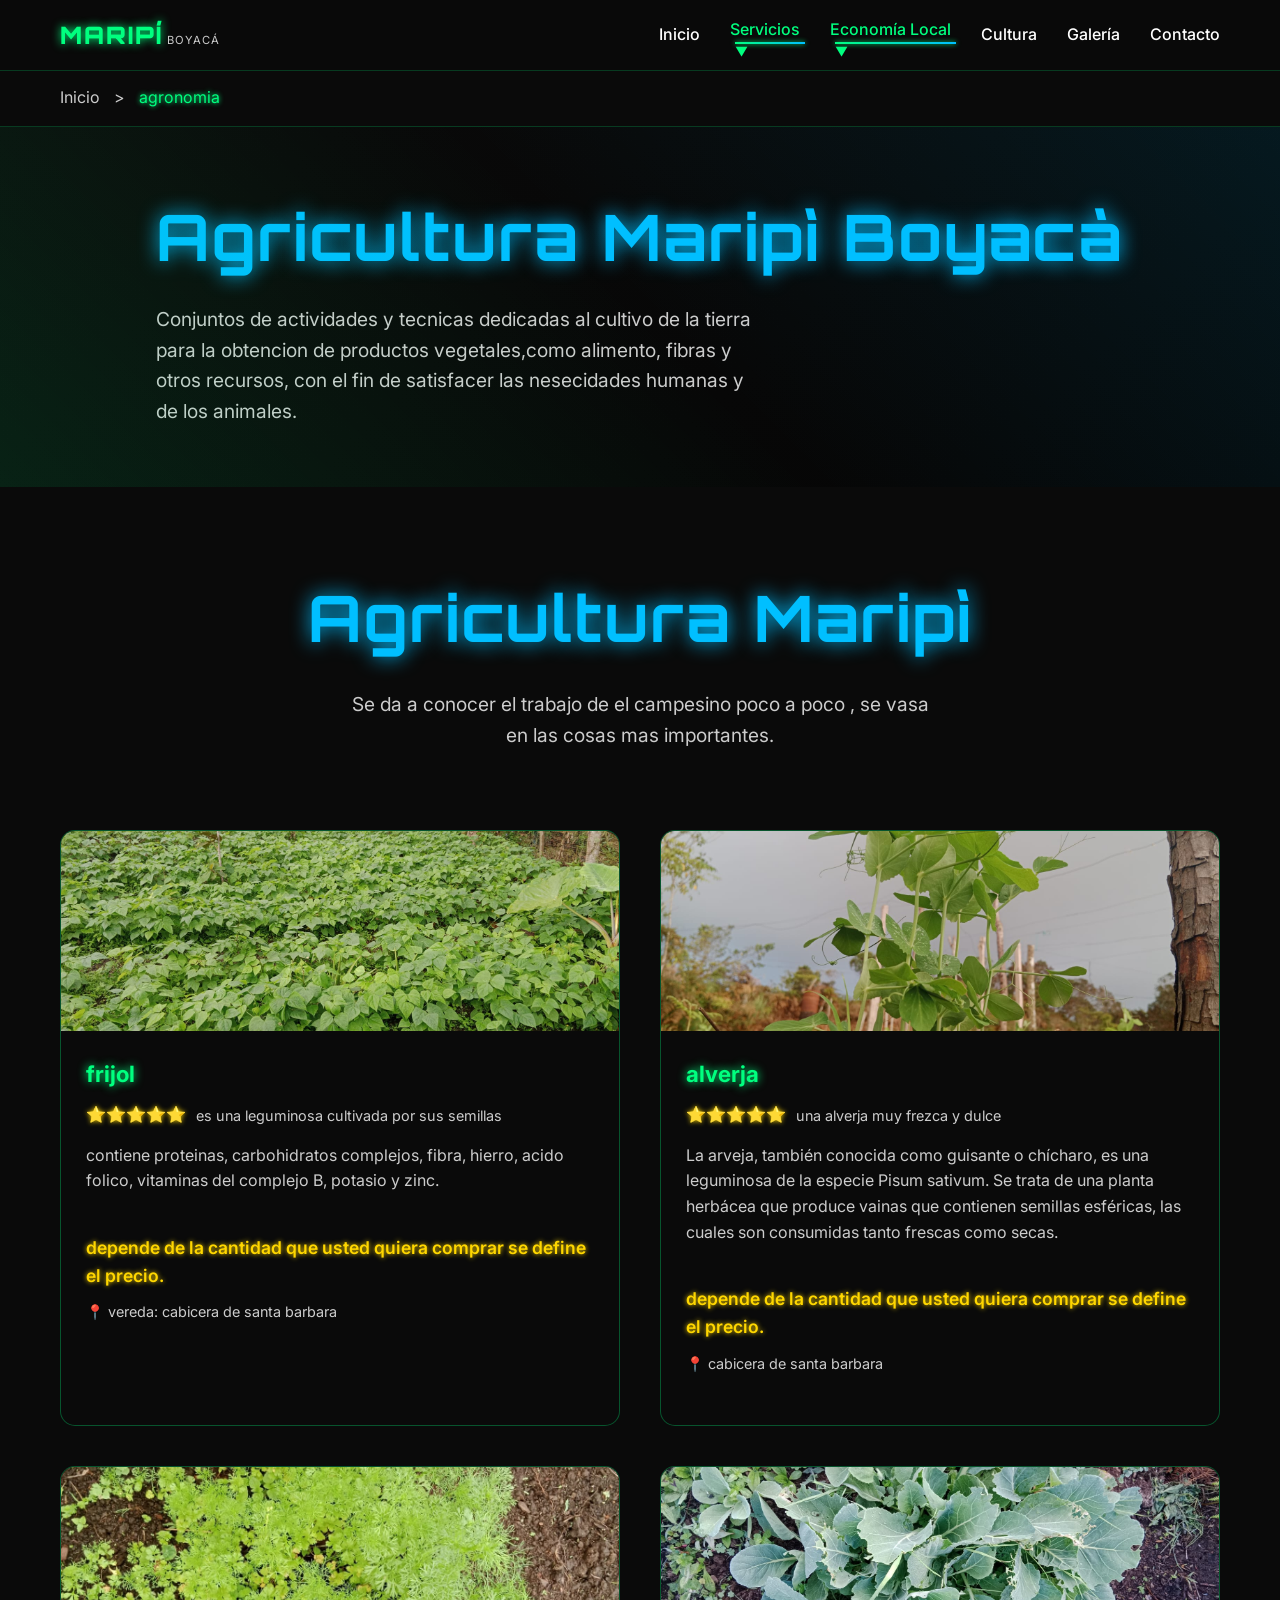
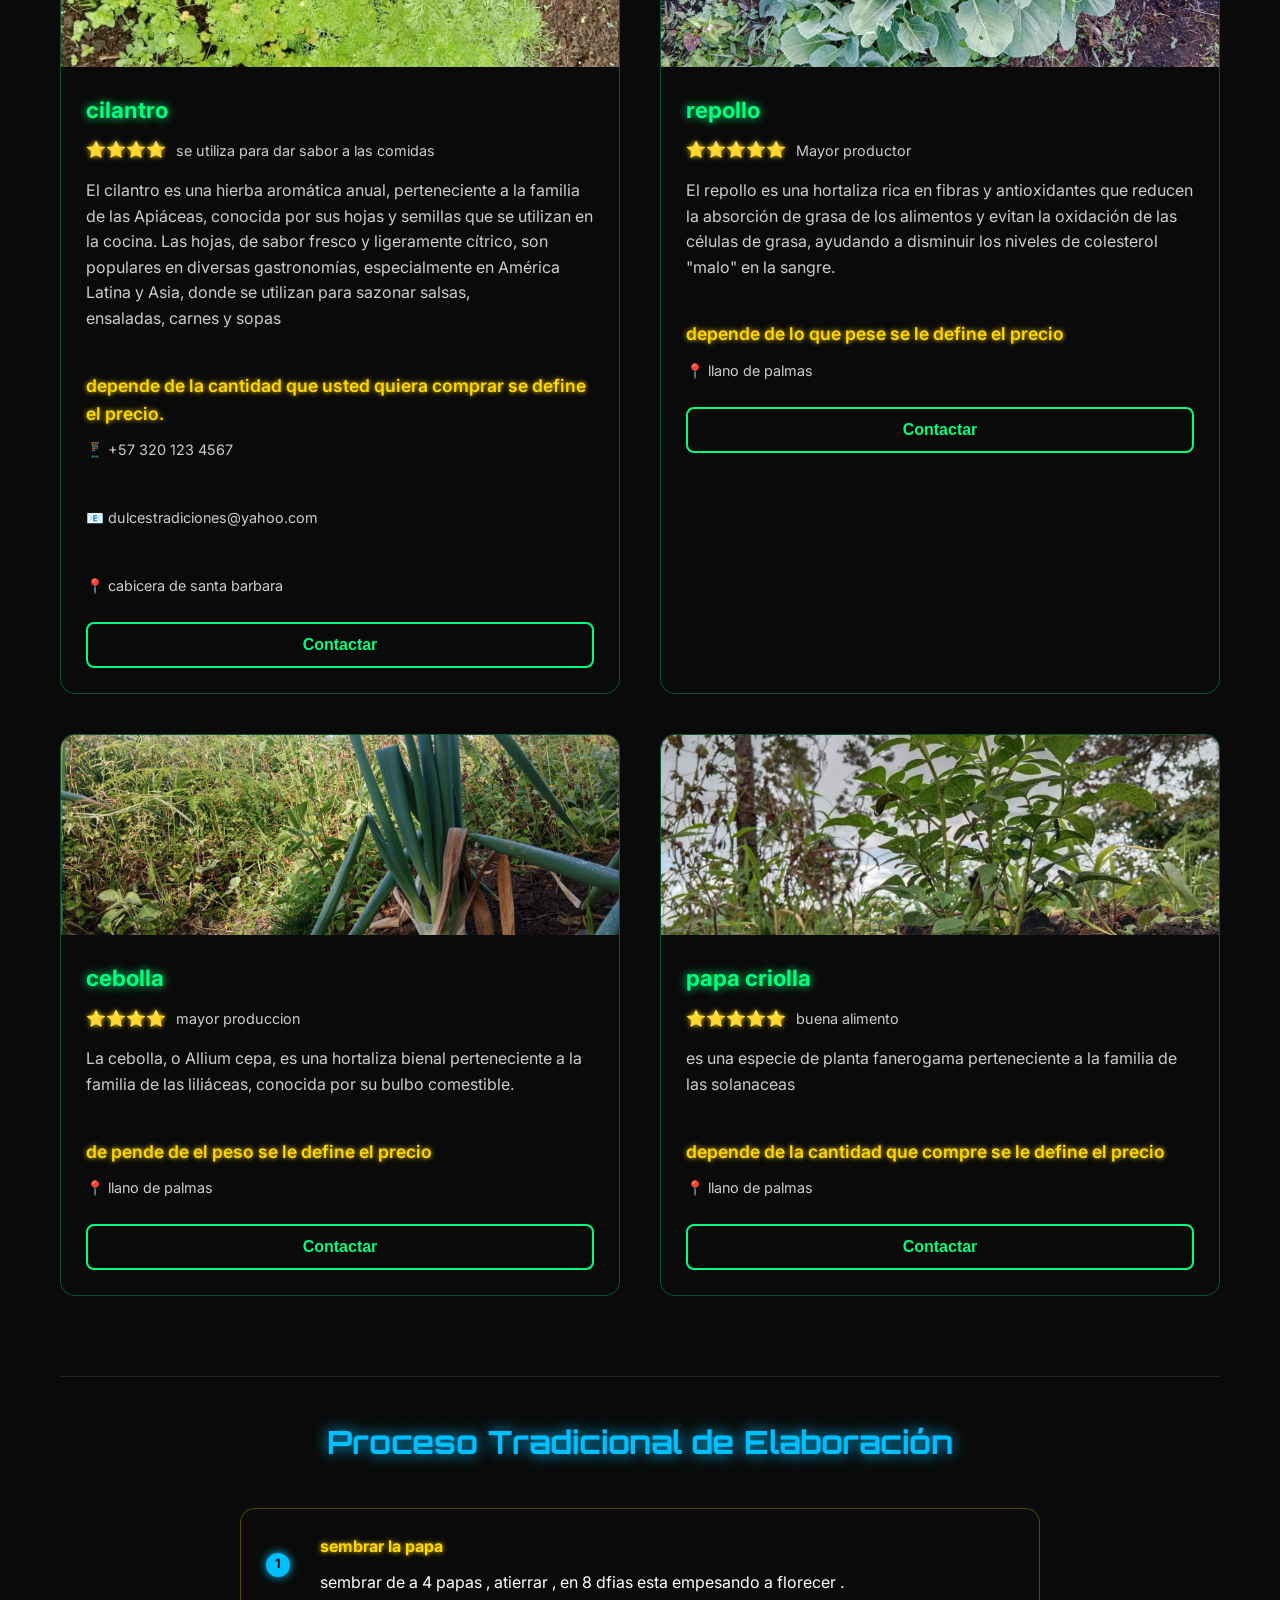
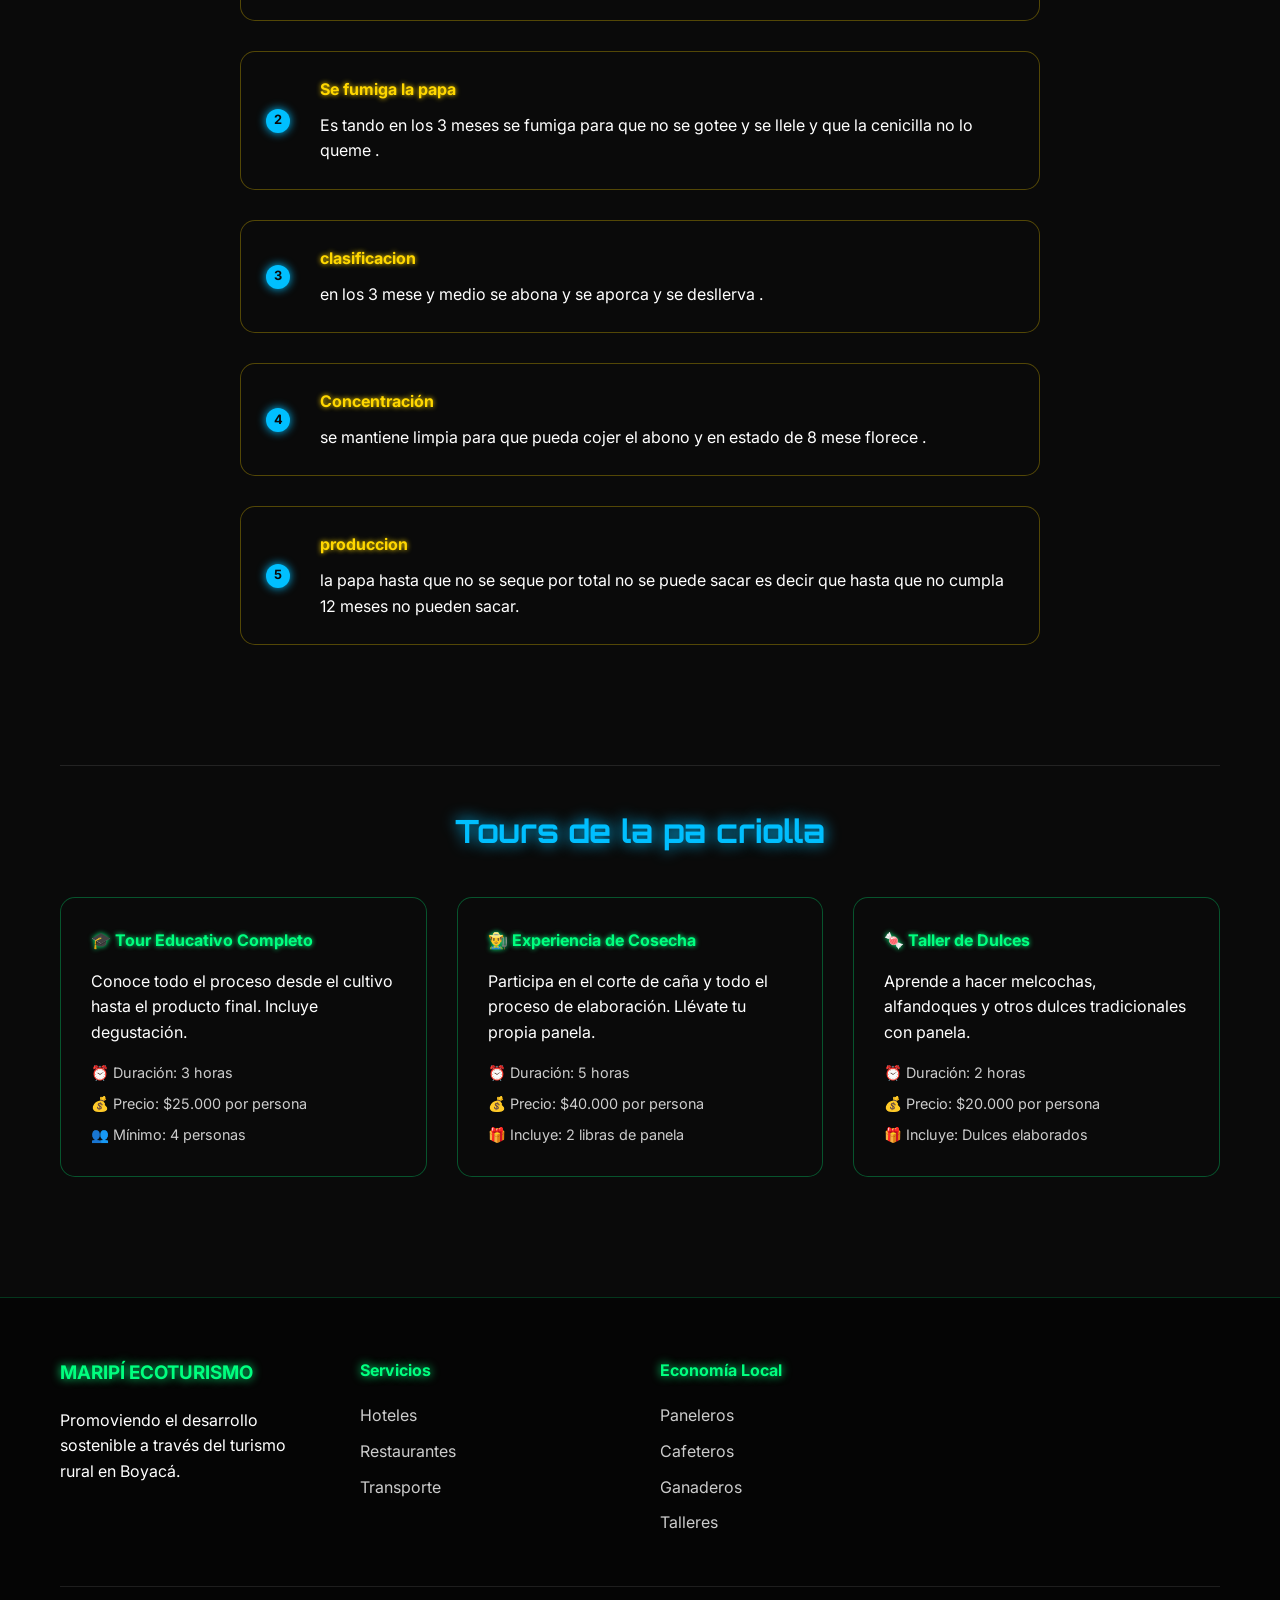
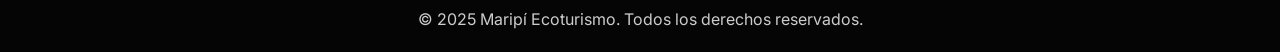
<file: agronomia.html>
<!DOCTYPE html>
<html lang="es">
<head>
    <meta charset="UTF-8">
    <meta name="viewport" content="width=device-width, initial-scale=1.0">
    <title>agronomia - Maripí Ecoturismo | Boyacá</title>
    <meta name="description" content="Conoce a los productores de panela de Maripí, Boyacá. Tours educativos, proceso tradicional y venta directa del dulce orgullo de la región.">
    <link rel="stylesheet" href="css/styles.css">
    <link rel="preconnect" href="https://fonts.googleapis.com">
    <link rel="preconnect" href="https://fonts.gstatic.com" crossorigin>
    <link href="https://fonts.googleapis.com/css2?family=Orbitron:wght@400;700;900&family=Inter:wght@300;400;500;600;700&display=swap" rel="stylesheet">
</head>
<body>
    <!-- Navegación -->
    <nav class="navbar" id="navbar">
        <div class="nav-container">
            <div class="nav-logo">
                <a href="index.html" style="text-decoration: none; color: inherit;">
                    <span class="logo-text">MARIPÍ</span>
                    <span class="logo-subtitle">BOYACÁ</span>
                </a>
            </div>
            <div class="nav-menu" id="nav-menu">
                <a href="index.html" class="nav-link">Inicio</a>
                <div class="nav-menu" id="nav-menu">
                <div class="nav-menu" id="nav-menu">
                <div class="nav-dropdown">
                    <a href="#" class="nav-link dropdown-toggle">Servicios</a>
                    <div class="dropdown-menu">
                        <a href="hoteles.html" class="dropdown-link">Hoteles</a>
                        <a href="restaurantes.html" class="dropdown-link">Restaurantes</a>
                        <a href="transporte.html" class="dropdown-link">Transporte</a>
                    </div>
                </div>
                <div class="nav-dropdown">
                    <a href="#" class="nav-link dropdown-toggle">Economía Local</a>
                    <div class="dropdown-menu">
                        <a href="paneleros.html" class="dropdown-link">Paneleros</a>
                        <a href="Celebraciones.html" class="dropdown-link">Celebraciones</a>
                        <a href="ganaderos.html" class="dropdown-link">Ganaderos</a>
                        <a href="turismo.html" class="dropdown-link">Turismo</a>
                        <a href="agronomia.html" class="dropdown-link active">agronomia</a>
                    </div>
                </div>
                <a href="index.html#cultura" class="nav-link">Cultura</a>
                <a href="index.html#galeria" class="nav-link">Galería</a>
                <a href="index.html#contacto" class="nav-link">Contacto</a>
            </div>
            <div class="nav-toggle" id="nav-toggle">
                <span class="bar"></span>
                <span class="bar"></span>
                <span class="bar"></span>
            </div>
        </div>
    </nav>

    <!-- Breadcrumbs -->
    <div class="breadcrumbs">
        <div class="container">
            <a href="index.html">Inicio</a>
            <span class="separator">></span>
            <span class="current">agronomia</span>
        </div>
    </div>

    <!-- Hero Section Interno -->
    <section class="internal-hero">
        <div class="hero-overlay"></div>
        <div class="container">
            <h1 class="internal-hero-title">Agricultura Maripì Boyacà </h1>
            <p class="internal-hero-subtitle">Conjuntos de actividades y tecnicas dedicadas  al cultivo de la tierra para la obtencion de productos vegetales,como alimento, fibras y otros recursos, con el fin de satisfacer las nesecidades humanas y de los animales.</p>
        </div>
    </section>

    <!-- Contenido Principal -->
    <section class="main-content">
        <div class="container">
            <div class="section-header">
                <h2 class="section-title">Agricultura Maripì</h2>
                <p class="section-subtitle"> Se da a conocer el trabajo de el campesino poco a poco , se vasa en las cosas mas importantes.</p>
            </div>

            <div class="business-grid">
                <div class="business-card" data-aos="fade-up">
                    <div class="business-image">
                        <img src="images/frijol.jpg.jpg" alt="finca german santana">
                        <div class="business-overlay"></div>
                    </div>
                    <div class="business-content">
                        <h3>frijol </h3>
                        <div class="business-rating">
                            <span class="stars">⭐⭐⭐⭐⭐</span>
                            <span class="rating-text">es una leguminosa cultivada por sus semillas  </span>
                        </div>
                        <p> contiene proteinas, carbohidratos complejos, fibra, hierro, acido folico, vitaminas del complejo B, potasio y zinc.</p>
                        <div class="business-features">
                        </div>
                        <div class="business-info">
                             <div class="price">depende de la cantidad que usted quiera comprar se define el precio. </div>
                            <div class="contact-info">
                                <p>📍 vereda: cabicera de santa barbara</p>
                            </div>
                        </div>
                            <div class="button-glow"></div>
                        </button>
                    </div>
                </div>

                <div class="business-card" data-aos="fade-up" data-aos-delay="100">
                    <div class="business-image">
                        <img src="images/arveja.jpg" alt="finca de la cabisera de santa barbara ">
                        <div class="business-overlay"></div>
                    </div>
                    <div class="business-content">
                        <h3>alverja</h3>
                        <div class="business-rating">
                            <span class="stars">⭐⭐⭐⭐⭐</span>
                            <span class="rating-text">una alverja muy frezca y dulce </span>
                        </div>
                        <p>La arveja, también conocida como guisante o chícharo, es una leguminosa de la especie Pisum sativum. Se trata de una planta herbácea que produce vainas que contienen semillas esféricas, las cuales son consumidas tanto frescas como secas. </p>
                        <div class="business-features">
                        </div>
                        <div class="business-info">
                            <div class="price">depende de la cantidad que usted quiera comprar se define el precio. </div>
                            <div class="contact-info">
                                <p>📍 cabicera de santa barbara</p>
                            </div>
                        </div>
                            <div class="button-glow"></div>
                        </button>
                    </div>
                </div>

                <div class="business-card" data-aos="fade-up" data-aos-delay="200">
                    <div class="business-image">
                        <img src="images/cilantro.jpg" alt="Dulces Tradiciones">
                        <div class="business-overlay"></div>
                    </div>
                    <div class="business-content">
                        <h3>cilantro</h3>
                        <div class="business-rating">
                            <span class="stars">⭐⭐⭐⭐</span>
                            <span class="rating-text">se utiliza para dar sabor a las comidas</span>
                        </div>
                        <p>El cilantro es una hierba aromática anual, perteneciente a la familia de las Apiáceas, conocida por sus hojas y semillas que se utilizan en la cocina. Las hojas, de sabor fresco y ligeramente cítrico, son populares en diversas gastronomías, especialmente en América Latina y Asia, donde se utilizan para sazonar salsas, ensaladas, carnes y sopas</p>
                        <div class="business-features">
                        </div>
                        <div class="business-info">
                            <div class="price">depende de la cantidad que usted quiera comprar se define el precio.</div>
                            <div class="contact-info">
                                <p>📱 +57 320 123 4567</p>
                                <p>📧 dulcestradiciones@yahoo.com</p>
                                <p>📍 cabicera de santa barbara</p>
                            </div>
                        </div>
                        <button class="contact-button" onclick="contactBusiness('Dulces Tradiciones', '+57 320 123 4567')">
                            <span>Contactar</span>
                            <div class="button-glow"></div>
                        </button>
                    </div>
                </div>

                <div class="business-card" data-aos="fade-up" data-aos-delay="300">
                    <div class="business-image">
                        <img src="images/repollo.jpg" alt="Trapiche Los Andes">
                        <div class="business-overlay"></div>
                    </div>
                    <div class="business-content">
                        <h3>repollo</h3>
                        <div class="business-rating">
                            <span class="stars">⭐⭐⭐⭐⭐</span>
                            <span class="rating-text">Mayor productor</span>
                        </div>
                        <p>El repollo es una hortaliza rica en fibras y antioxidantes que reducen la absorción de grasa de los alimentos y evitan la oxidación de las células de grasa, ayudando a disminuir los niveles de colesterol "malo" en la sangre.</p>
                        <div class="business-features">
                        </div>
                        <div class="business-info">
                            <div class="price"> depende de lo que pese se le define el precio</div>
                            <div class="contact-info">
                                <p>📍 llano de palmas</p>
                            </div>
                        </div>
                        <button class="contact-button" onclick="contactBusiness('Trapiche Los Andes', '+57 318 765 4321')">
                            <span>Contactar</span>
                            <div class="button-glow"></div>
                        </button>
                    </div>
                </div>

                <div class="business-card" data-aos="fade-up" data-aos-delay="400">
                    <div class="business-image">
                        <img src="images/cebolla.jpg" alt="Panela Doña María">
                        <div class="business-overlay"></div>
                    </div>
                    <div class="business-content">
                        <h3>cebolla</h3>
                        <div class="business-rating">
                            <span class="stars">⭐⭐⭐⭐</span>
                            <span class="rating-text">mayor produccion</span>
                        </div>
                        <p>La cebolla, o Allium cepa, es una hortaliza bienal perteneciente a la familia de las liliáceas, conocida por su bulbo comestible.</p>
                        <div class="business-features">
                        </div>
                        <div class="business-info">
                            <div class="price">de pende de el peso se le define el precio</div>
                            <div class="contact-info">
                                <p>📍  llano de palmas </p>
                            </div>
                        </div>
                        <button class="contact-button" onclick="contactBusiness('Panela Doña María', '+57 312 987 6543')">
                            <span>Contactar</span>
                            <div class="button-glow"></div>
                        </button>
                    </div>
                </div>

                <div class="business-card" data-aos="fade-up" data-aos-delay="500">
                    <div class="business-image">
                        <img src="images/papa criolla.jpg" alt="Cooperativa Panelera">
                        <div class="business-overlay"></div>
                    </div>
                    <div class="business-content">
                        <h3> papa criolla </h3>
                        <div class="business-rating">
                            <span class="stars">⭐⭐⭐⭐⭐</span>
                            <span class="rating-text">buena alimento</span>
                        </div>
                        <p>es una especie de planta fanerogama perteneciente a la familia de las solanaceas</p>
                        <div class="business-features">
                        </div>
                        <div class="business-info">
                            <div class="price">depende de la cantidad que compre se le define el precio</div>
                            <div class="contact-info">
                                <p>📍 llano de palmas</p>
                            </div>
                        </div>
                        <button class="contact-button" onclick="contactBusiness('Cooperativa Panelera', '+57 317 234 5678')">
                            <span>Contactar</span>
                            <div class="button-glow"></div>
                        </button>
                    </div>
                </div>
            </div>

            <!-- Proceso de Elaboración -->
            <div class="process-section">
                <h3>Proceso Tradicional de Elaboración</h3>
                <div class="process-steps">
                    <div class="step" data-aos="fade-right">
                        <div class="step-number">1</div>
                        <div class="step-content">
                            <h4>sembrar la papa </h4>
                            <p>sembrar de a 4 papas , atierrar , en 8 dfias esta empesando a florecer .  </p>
                        </div>
                    </div>
                    <div class="step" data-aos="fade-left">
                        <div class="step-number">2</div>
                        <div class="step-content">
                            <h4> Se fumiga la papa </h4>
                            <p>Es tando en los 3 meses se fumiga para que no se gotee y se llele y que la cenicilla no lo queme .</p>
                        </div>
                    </div>
                    <div class="step" data-aos="fade-right">
                        <div class="step-number">3</div>
                        <div class="step-content">
                            <h4>clasificacion </h4>
                            <p>en los 3 mese y medio se abona y se aporca y se desllerva .</p>
                        </div>
                    </div>
                    <div class="step" data-aos="fade-left">
                        <div class="step-number">4</div>
                        <div class="step-content">
                            <h4>Concentración</h4>
                            <p>se mantiene limpia para que pueda cojer el abono y en estado de 8 mese florece . </p>
                        </div>
                    </div>
                    <div class="step" data-aos="fade-right">
                        <div class="step-number">5</div>
                        <div class="step-content">
                            <h4>produccion </h4>
                            <p>la papa hasta que no se seque por total no se puede sacar es decir que hasta que no cumpla 12 meses no pueden sacar.</p>
                        </div>
                    </div>
                </div>
            </div>

            <!-- Tours Disponibles -->
            <div class="tours-section">
                <h3>Tours de la pa criolla </h3>
                <div class="tours-grid">
                    <div class="tour-card">
                        <h4>🎓 Tour Educativo Completo</h4>
                        <p>Conoce todo el proceso desde el cultivo hasta el producto final. Incluye degustación.</p>
                        <div class="tour-details">
                            <span>⏰ Duración: 3 horas</span>
                            <span>💰 Precio: $25.000 por persona</span>
                            <span>👥 Mínimo: 4 personas</span>
                        </div>
                    </div>
                    <div class="tour-card">
                        <h4>👨‍🌾 Experiencia de Cosecha</h4>
                        <p>Participa en el corte de caña y todo el proceso de elaboración. Llévate tu propia panela.</p>
                        <div class="tour-details">
                            <span>⏰ Duración: 5 horas</span>
                            <span>💰 Precio: $40.000 por persona</span>
                            <span>🎁 Incluye: 2 libras de panela</span>
                        </div>
                    </div>
                    <div class="tour-card">
                        <h4>🍬 Taller de Dulces</h4>
                        <p>Aprende a hacer melcochas, alfandoques y otros dulces tradicionales con panela.</p>
                        <div class="tour-details">
                            <span>⏰ Duración: 2 horas</span>
                            <span>💰 Precio: $20.000 por persona</span>
                            <span>🎁 Incluye: Dulces elaborados</span>
                        </div>
                    </div>
                </div>
            </div>
        </div>
    </section>

    <!-- Footer -->
    <footer class="footer">
        <div class="container">
            <div class="footer-content">
                <div class="footer-section">
                    <h3>MARIPÍ ECOTURISMO</h3>
                    <p>Promoviendo el desarrollo sostenible a través del turismo rural en Boyacá.</p>
                </div>
                <div class="footer-section">
                    <h4>Servicios</h4>
                    <ul>
                        <li><a href="hoteles.html">Hoteles</a></li>
                        <li><a href="restaurantes.html">Restaurantes</a></li>
                        <li><a href="transporte.html">Transporte</a></li>
                    </ul>
                </div>
                <div class="footer-section">
                    <h4>Economía Local</h4>
                    <ul>
                        <li><a href="paneleros.html">Paneleros</a></li>
                        <li><a href="cafeteros.html">Cafeteros</a></li>
                        <li><a href="ganaderos.html">Ganaderos</a></li>
                        <li><a href="talleres.html">Talleres</a></li>
                    </ul>
                </div>
                <div class="footer-section">
                </div>
            </div>
            <div class="footer-bottom">
                <p>&copy; 2025 Maripí Ecoturismo. Todos los derechos reservados.</p>
            </div>
        </div>
    </footer>

    <script src="js/script.js"></script>
</body>
</html>
</file>
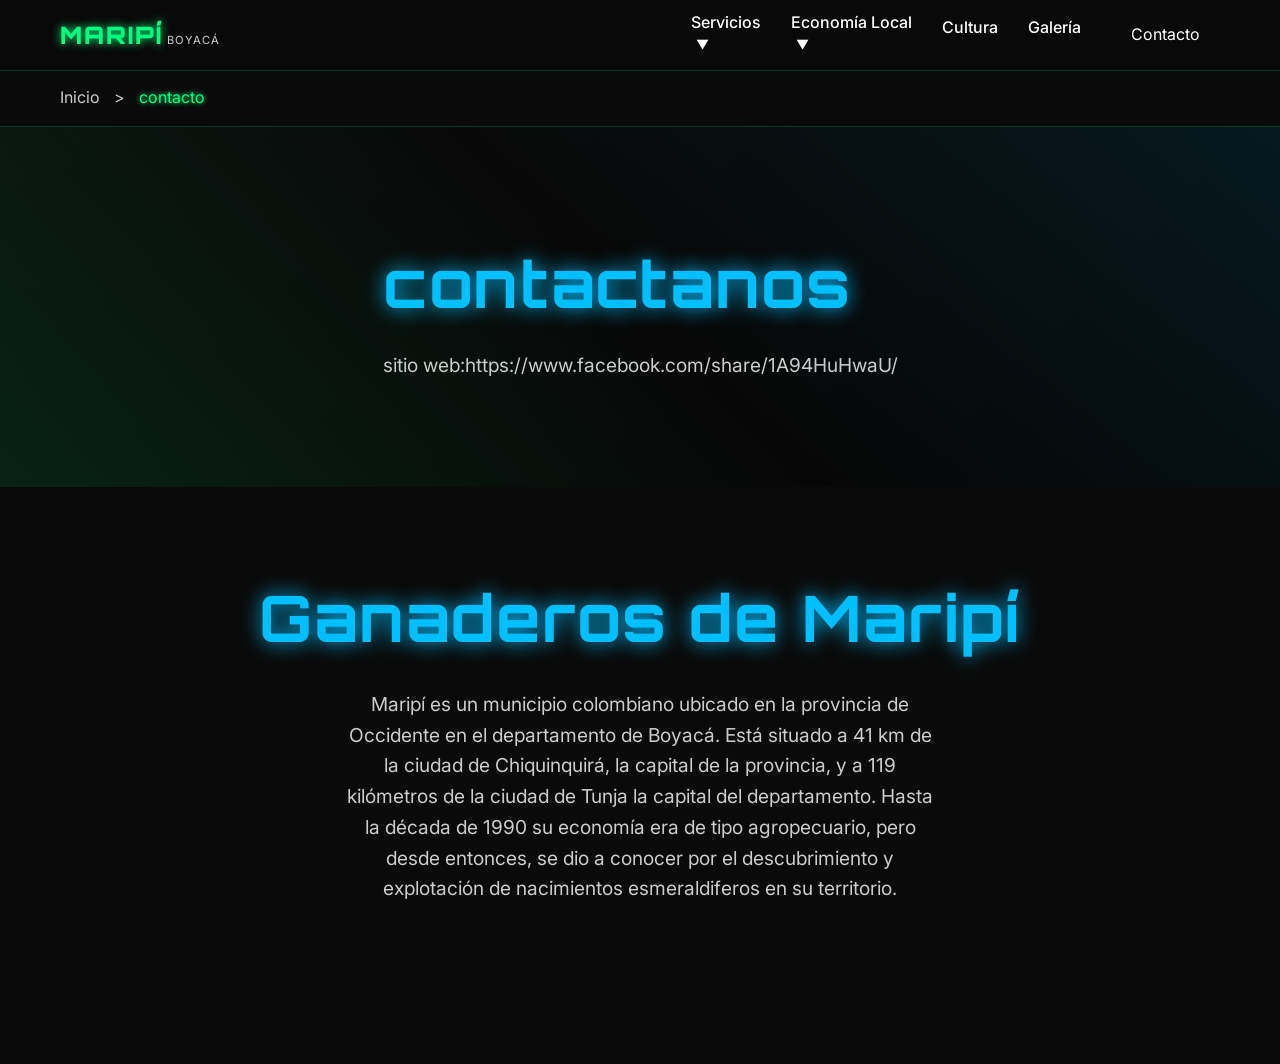
<file: contacto.html>
<!DOCTYPE html>
<html lang="es">
<head>
    <meta charset="UTF-8">
    <meta name="viewport" content="width=device-width, initial-scale=1.0">
    <title>contactanos Maripí Ecoturismo | Boyacá</title>
    <meta name="description" content="Conoce a los productores de panela de Maripí, Boyacá. Tours educativos, proceso tradicional y venta directa del dulce orgullo de la región.">
    <link rel="stylesheet" href="css/styles.css">
    <link rel="preconnect" href="https://fonts.googleapis.com">
    <link rel="preconnect" href="https://fonts.gstatic.com" crossorigin>
    <link href="https://fonts.googleapis.com/css2?family=Orbitron:wght@400;700;900&family=Inter:wght@300;400;500;600;700&display=swap" rel="stylesheet">
</head>
<body>
    <!-- Navegación -->
    <nav class="navbar" id="navbar">
        <div class="nav-container">
            <div class="nav-logo">
                <a href="index.html" style="text-decoration: none; color: inherit;">
                    <span class="logo-text">MARIPÍ</span>
                    <span class="logo-subtitle">BOYACÁ</span>
                </a>
            </div>
            <div class="nav-menu" id="nav-menu">
               
                <div class="nav-dropdown">
                    <a href="#" class="nav-link dropdown-toggle">Servicios</a>
                    <div class="dropdown-menu">
                        <a href="hoteles.html" class="dropdown-link">Hoteles</a>
                        <a href="restaurantes.html" class="dropdown-link">Restaurantes</a>
                        <a href="Transporte.html" class="dropdown-link">Transporte</a>
                    </div>
                </div>
                <div class="nav-dropdown">
                    <a href="#" class="nav-link dropdown-toggle">Economía Local</a>
                    <div class="dropdown-menu">
                        <a href="paneleros.html" class="dropdown-link">Paneleros</a>
                        <a href="Celebraciones.html" class="dropdown-link">Celebraciones</a>
                        <a href="ganaderos.html" class="dropdown-link active">Ganaderos</a>
                        <a href="turismo.html" class="dropdown-link">Turismo</a>
                        <a href="agronomia.html" class="dropdown-link">agronomia</a>
                    </div>
                </div>
                <a href="index.html#cultura" class="nav-link">Cultura</a>
                <a href="index.html#galeria" class="nav-link">Galería</a>
                <a href="contacto.html" class="dropdown-link">Contacto</a>
            </div>
            <div class="nav-toggle" id="nav-toggle">
                <span class="bar"></span>
                <span class="bar"></span>
                <span class="bar"></span>
            </div>
        </div>
    </nav>

    <!-- Breadcrumbs -->
    <div class="breadcrumbs">
        <div class="container">
            <a href="index.html">Inicio</a>
            <span class="separator">></span>
            <span class="current">contacto</span>
        </div>
    </div>

    <!-- Hero Section Interno -->
    <section class="internal-hero">
        <div class="hero-overlay"></div>
        <div class="container">
            <h1 class="internal-hero-title">contactanos</h1>
            <p class="internal-hero-subtitle">sitio web:https://www.facebook.com/share/1A94HuHwaU/</p>
        </div>
    </section>

    <!-- Contenido Principal -->
    <section class="main-content">
        <div class="container">
            <div class="section-header">
                <h2 class="section-title">Ganaderos de Maripí</h2>
                <p class="section-subtitle">Maripí es un municipio colombiano ubicado en la provincia de Occidente en el departamento de Boyacá. Está situado a 41 km de la ciudad de Chiquinquirá, la capital de la provincia, y a 119 kilómetros de la ciudad de Tunja la capital del departamento. Hasta la década de 1990 su economía era de tipo agropecuario, pero desde entonces, se dio a conocer por el descubrimiento y explotación de nacimientos esmeraldiferos en su territorio. </p>
            </div>
</file>
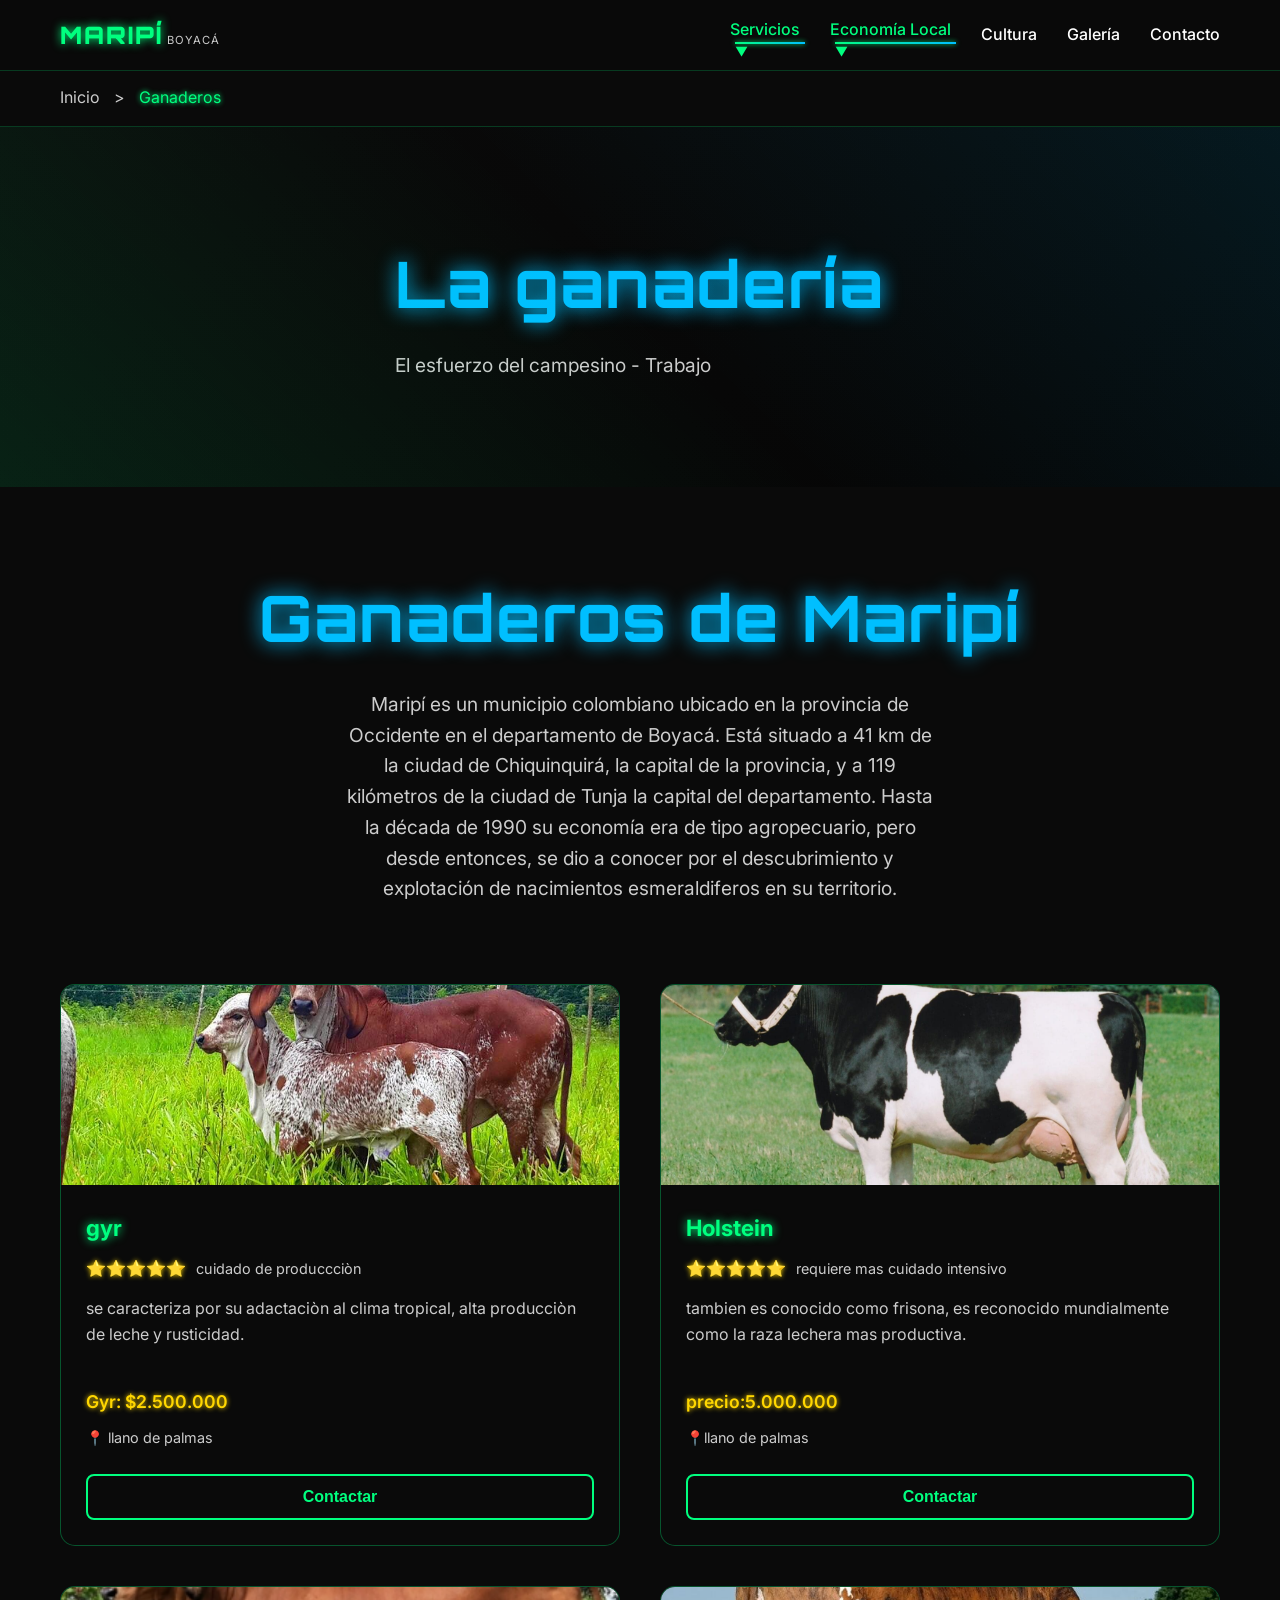
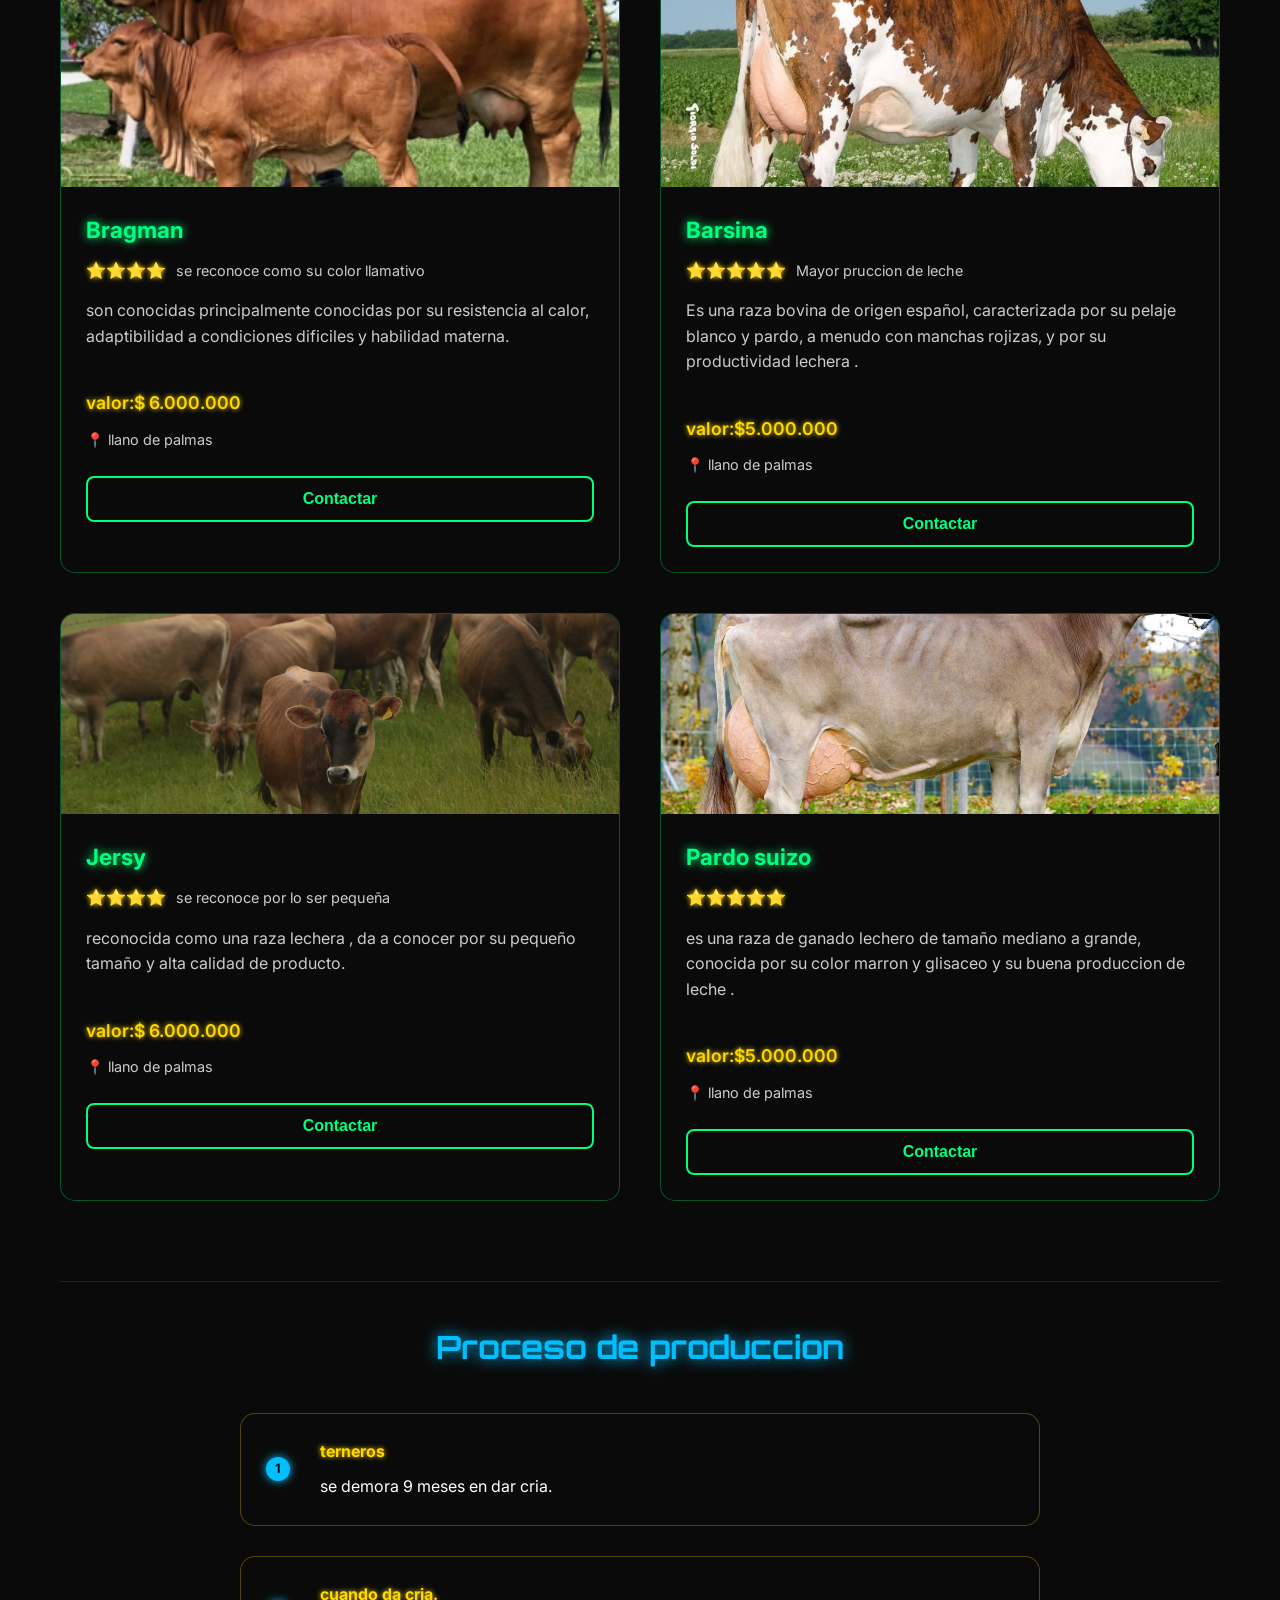
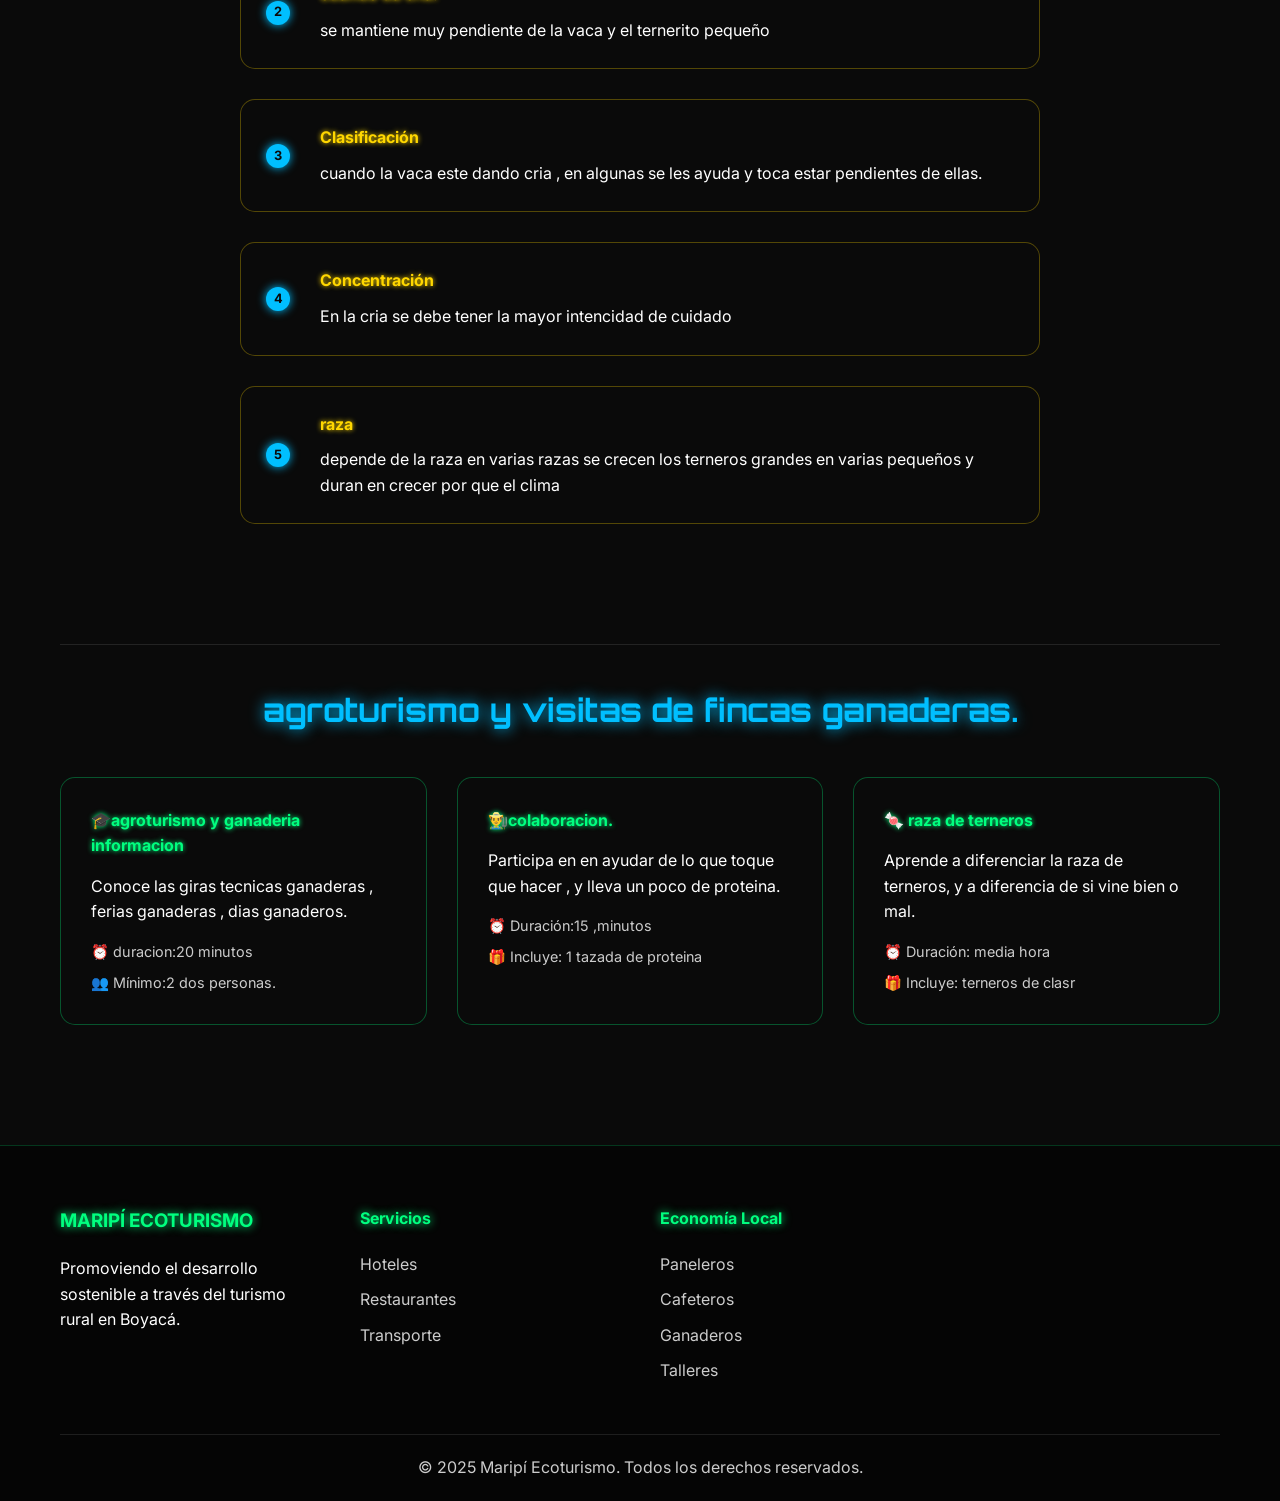
<file: Ganaderos.html>
<!DOCTYPE html>
<html lang="es">
<head>
    <meta charset="UTF-8">
    <meta name="viewport" content="width=device-width, initial-scale=1.0">
    <title>Ganaderos Maripí Ecoturismo | Boyacá</title>
    <meta name="description" content="Conoce a los productores de panela de Maripí, Boyacá. Tours educativos, proceso tradicional y venta directa del dulce orgullo de la región.">
    <link rel="stylesheet" href="css/styles.css">
    <link rel="preconnect" href="https://fonts.googleapis.com">
    <link rel="preconnect" href="https://fonts.gstatic.com" crossorigin>
    <link href="https://fonts.googleapis.com/css2?family=Orbitron:wght@400;700;900&family=Inter:wght@300;400;500;600;700&display=swap" rel="stylesheet">
</head>
<body>
    <!-- Navegación -->
    <nav class="navbar" id="navbar">
        <div class="nav-container">
            <div class="nav-logo">
                <a href="index.html" style="text-decoration: none; color: inherit;">
                    <span class="logo-text">MARIPÍ</span>
                    <span class="logo-subtitle">BOYACÁ</span>
                </a>
            </div>
            <div class="nav-menu" id="nav-menu">
               
                <div class="nav-dropdown">
                    <a href="#" class="nav-link dropdown-toggle">Servicios</a>
                    <div class="dropdown-menu">
                        <a href="hoteles.html" class="dropdown-link">Hoteles</a>
                        <a href="restaurantes.html" class="dropdown-link">Restaurantes</a>
                        <a href="Transporte.html" class="dropdown-link">Transporte</a>
                    </div>
                </div>
                <div class="nav-dropdown">
                    <a href="#" class="nav-link dropdown-toggle">Economía Local</a>
                    <div class="dropdown-menu">
                        <a href="paneleros.html" class="dropdown-link">Paneleros</a>
                        <a href="Celebraciones.html" class="dropdown-link">Celebraciones</a>
                        <a href="Ganaderos.html" class="dropdown-link active">Ganaderos</a>
                        <a href="turismo.html" class="dropdown-link">Turismo</a>
                        <a href="agronomia.html" class="dropdown-link">agronomia</a>
                    </div>
                </div>
                <a href="index.html#cultura" class="nav-link">Cultura</a>
                <a href="index.html#galeria" class="nav-link">Galería</a>
                <a href="index.html#contacto" class="nav-link">Contacto</a>
            </div>
            <div class="nav-toggle" id="nav-toggle">
                <span class="bar"></span>
                <span class="bar"></span>
                <span class="bar"></span>
            </div>
        </div>
    </nav>

    <!-- Breadcrumbs -->
    <div class="breadcrumbs">
        <div class="container">
            <a href="index.html">Inicio</a>
            <span class="separator">></span>
            <span class="current">Ganaderos</span>
        </div>
    </div>

    <!-- Hero Section Interno -->
    <section class="internal-hero">
        <div class="hero-overlay"></div>
        <div class="container">
            <h1 class="internal-hero-title">La ganadería</h1>
            <p class="internal-hero-subtitle">El esfuerzo del campesino - Trabajo </p>
        </div>
    </section>

    <!-- Contenido Principal -->
    <section class="main-content">
        <div class="container">
            <div class="section-header">
                <h2 class="section-title">Ganaderos de Maripí</h2>
                <p class="section-subtitle">Maripí es un municipio colombiano ubicado en la provincia de Occidente en el departamento de Boyacá. Está situado a 41 km de la ciudad de Chiquinquirá, la capital de la provincia, y a 119 kilómetros de la ciudad de Tunja la capital del departamento. Hasta la década de 1990 su economía era de tipo agropecuario, pero desde entonces, se dio a conocer por el descubrimiento y explotación de nacimientos esmeraldiferos en su territorio. </p>
            </div>

            <div class="business-grid">
                <div class="business-card" data-aos="fade-up">
                    <div class="business-image">
                        <img src="images/grr.jpg" alt="cabicera de santa barbara ">
                        <div class="business-overlay"></div>
                    </div>
                    <div class="business-content">
                        <h3>gyr</h3>
                        <div class="business-rating">
                            <span class="stars">⭐⭐⭐⭐⭐</span>
                            <span class="rating-text">cuidado de produccciòn </span>
                        </div>
                        <p>se caracteriza por su adactaciòn al clima tropical, alta producciòn de leche y rusticidad. </p>
                        <div class="business-features">
                        </div>
                        <div class="business-info">
                            <div class="price">Gyr: $2.500.000</div>
                            <div class="contact-info">
                                <p>📍 llano de palmas </p>
                            </div>
                        </div>
                        <button class="contact-button" onclick="contactBusiness('Trapiche Don Carlos', '+57 310 234 5678')">
                            <span>Contactar</span>
                            <div class="button-glow"></div>
                        </button>
                    </div>
                </div>

                <div class="business-card" data-aos="fade-up" data-aos-delay="100">
                    <div class="business-image">
                        <img src="images/holstein.jpg" alt="cabicera de santa barbara ">
                        <div class="business-overlay"></div>
                    </div>
                    <div class="business-content">
                        <h3>Holstein </h3>
                        <div class="business-rating">
                            <span class="stars">⭐⭐⭐⭐⭐</span>
                            <span class="rating-text">requiere mas cuidado intensivo </span>
                        </div>
                        <p>tambien es conocido como frisona, es reconocido mundialmente como la raza lechera mas productiva.</p>                       <div class="business-features">
                        </div>
                        <div class="business-info">
                            <div class="price"> precio:5.000.000</div>
                            <div class="contact-info">
                                <p>📍llano de palmas </p>
                            </div>
                        </div>
                        <button class="contact-button" onclick="contactBusiness('Panelera La Esperanza', '+57 315 876 5432')">
                            <span>Contactar</span>
                            <div class="button-glow"></div>
                        </button>
                    </div>
                </div>

                <div class="business-card" data-aos="fade-up" data-aos-delay="200">
                    <div class="business-image">
                        <img src="images/brahman rojo.jpg" alt="cabicera santa barbara ">
                        <div class="business-overlay"></div>
                    </div>
                    <div class="business-content">
                        <h3>Bragman </h3>
                        <div class="business-rating">
                            <span class="stars">⭐⭐⭐⭐</span>
                            <span class="rating-text">se reconoce como su color llamativo </span>
                        </div>
                        <p>son conocidas principalmente conocidas por su resistencia al calor, adaptibilidad a condiciones dificiles y habilidad materna. </p>
                        <div class="business-features">
                        </div>
                        <div class="business-info">
                            <div class="price"> valor:$ 6.000.000</div>
                            <div class="contact-info">
                                <p>📍 llano de palmas </p>
                            </div>
                        </div>
                        <button class="contact-button" onclick="contactBusiness('Dulces Tradiciones', '+57 320 123 4567')">
                            <span>Contactar</span>
                            <div class="button-glow"></div>
                        </button>
                    </div>
                </div>

                <div class="business-card" data-aos="fade-up" data-aos-delay="300">
                    <div class="business-image">
                        <img src="images/barsina.jpg" alt="cabicera de santa barbara ">
                        <div class="business-overlay"></div>
                    </div>
                    <div class="business-content">
                        <h3>Barsina</h3>
                        <div class="business-rating">
                            <span class="stars">⭐⭐⭐⭐⭐</span>
                            <span class="rating-text">Mayor pruccion de leche </span>
                        </div>
                        <p>Es una raza bovina de origen español, caracterizada por su pelaje blanco y pardo, a menudo con manchas rojizas, y por su productividad lechera . </p>
                        <div class="business-features">
                        </div>
                        <div class="business-info">
                            <div class="price">valor:$5.000.000</div>
                            <div class="contact-info">
                                <p>📍 llano de palmas </p>
                            </div>
                        </div>
                        <button class="contact-button" onclick="contactBusiness('Trapiche Los Andes', '+57 318 765 4321')">
                            <span>Contactar</span>
                            <div class="button-glow"></div>
                        </button>
                    </div>
                </div>

                <div class="business-card" data-aos="fade-up" data-aos-delay="400">
                    <div class="business-image">
                        <img src="images/jersy.jpg" alt="cabicera de snata barbara ">
                        <div class="business-overlay"></div>
                    </div>
                    <div class="business-content">
                        <h3>Jersy</h3>
                        <div class="business-rating">
                            <span class="stars">⭐⭐⭐⭐</span>
                            <span class="rating-text">se reconoce por lo ser pequeña </span>
                        </div>
                        <p>reconocida como una raza lechera , da a conocer por su pequeño tamaño y alta calidad de producto.</p>
                        <div class="business-features">
                        </div>
                        <div class="business-info">
                            <div class="price">valor:$ 6.000.000</div>
                            <div class="contact-info">
                                <p>📍 llano de palmas</p>
                            </div>
                        </div>
                        <button class="contact-button" onclick="contactBusiness('Panela Doña María', '+57 312 987 6543')">
                            <span>Contactar</span>
                            <div class="button-glow"></div>
                        </button>
                    </div>
                </div>

                <div class="business-card" data-aos="fade-up" data-aos-delay="500">
                    <div class="business-image">
                        <img src="images/pardo suizo.jpg" alt="cabicera de santa barbara ">
                        <div class="business-overlay"></div>
                    </div>
                    <div class="business-content">
                        <h3>Pardo suizo</h3>
                        <div class="business-rating">
                            <span class="stars">⭐⭐⭐⭐⭐</span>
                            <span class="rating-text"></span>
                        </div>
                        <p> es una raza de ganado lechero de tamaño mediano a grande, conocida por su color marron y glisaceo y su buena produccion de leche .</p>
                        <div class="business-features">
                        </div>
                        <div class="business-info">
                            <div class="price"> valor:$5.000.000</div>
                            <div class="contact-info">
                                <p>📍 llano de palmas </p>
                            </div>
                        </div>
                        <button class="contact-button" onclick="contactBusiness('Cooperativa Panelera', '+57 317 234 5678')">
                            <span>Contactar</span>
                            <div class="button-glow"></div>
                        </button>
                    </div>
                </div>
            </div>

            <!-- Proceso de Elaboración -->
            <div class="process-section">
                <h3>Proceso de produccion </h3>
                <div class="process-steps">
                    <div class="step" data-aos="fade-right">
                        <div class="step-number">1</div>
                        <div class="step-content">
                            <h4> terneros </h4>
                            <p>se demora 9 meses en dar cria. </p>
                        </div>
                    </div>
                    <div class="step" data-aos="fade-left">
                        <div class="step-number">2</div>
                        <div class="step-content">
                            <h4> cuando da cria. </h4>
                            <p>se mantiene muy pendiente de la vaca y el ternerito pequeño </p>
                        </div>
                    </div>
                    <div class="step" data-aos="fade-right">
                        <div class="step-number">3</div>
                        <div class="step-content">
                            <h4>Clasificación</h4>
                            <p>cuando la vaca este dando cria , en algunas se les ayuda y toca estar pendientes de ellas.</p>
                        </div>
                    </div>
                    <div class="step" data-aos="fade-left">
                        <div class="step-number">4</div>
                        <div class="step-content">
                            <h4>Concentración</h4>
                            <p>En la cria se debe tener la mayor intencidad de cuidado </p>
                        </div>
                    </div>
                    <div class="step" data-aos="fade-right">
                        <div class="step-number">5</div>
                        <div class="step-content">
                            <h4>raza</h4>
                            <p> depende de la raza en varias razas se crecen los terneros grandes en varias pequeños y duran en crecer por que el clima </p>
                        </div>
                    </div>
                </div>
            </div>

            <!-- Tours Disponibles -->
            <div class="tours-section">
                <h3>agroturismo y visitas de fincas ganaderas. </h3>
                <div class="tours-grid">
                    <div class="tour-card">
                        <h4>🎓agroturismo y ganaderia informacion </h4>
                        <p>Conoce las giras tecnicas ganaderas , ferias ganaderas , dias ganaderos. </p>
                        <div class="tour-details">
                            <span>⏰ duracion:20 minutos </span>
                            <span>👥 Mínimo:2 dos personas.</span>
                        </div>
                    </div>
                    <div class="tour-card">
                        <h4>👨‍🌾colaboracion. </h4>
                        <p>Participa en en ayudar de lo que toque que hacer , y lleva un poco de proteina.</p>
                        <div class="tour-details">
                            <span>⏰ Duración:15 ,minutos </span>
                            <span>🎁 Incluye: 1 tazada de proteina</span>
                        </div>
                    </div>
                    <div class="tour-card">
                        <h4>🍬 raza de terneros </h4>
                        <p>Aprende a diferenciar la raza de terneros, y a diferencia de si vine bien o mal.</p>
                        <div class="tour-details">
                            <span>⏰ Duración: media hora </span>
                            <span>🎁 Incluye: terneros de clasr </span>
                        </div>
                    </div>
                </div>
            </div>
        </div>
    </section>

    <!-- Footer -->
    <footer class="footer">
        <div class="container">
            <div class="footer-content">
                <div class="footer-section">
                    <h3>MARIPÍ ECOTURISMO</h3>
                    <p>Promoviendo el desarrollo sostenible a través del turismo rural en Boyacá.</p>
                </div>
                <div class="footer-section">
                    <h4>Servicios</h4>
                    <ul>
                        <li><a href="hoteles.html">Hoteles</a></li>
                        <li><a href="restaurantes.html">Restaurantes</a></li>
                        <li><a href="transporte.html">Transporte</a></li>
                    </ul>
                </div>
                <div class="footer-section">
                    <h4>Economía Local</h4>
                    <ul>
                        <li><a href="paneleros.html">Paneleros</a></li>
                        <li><a href="cafeteros.html">Cafeteros</a></li>
                        <li><a href="ganaderos.html">Ganaderos</a></li>
                        <li><a href="talleres.html">Talleres</a></li>
                    </ul>
                </div>
                <div class="footer-section">
                </div>
            </div>
            <div class="footer-bottom">
                <p>&copy; 2025 Maripí Ecoturismo. Todos los derechos reservados.</p>
            </div>
        </div>
    </footer>

    <script src="js/script.js"></script>
</body>
</html>
</file>
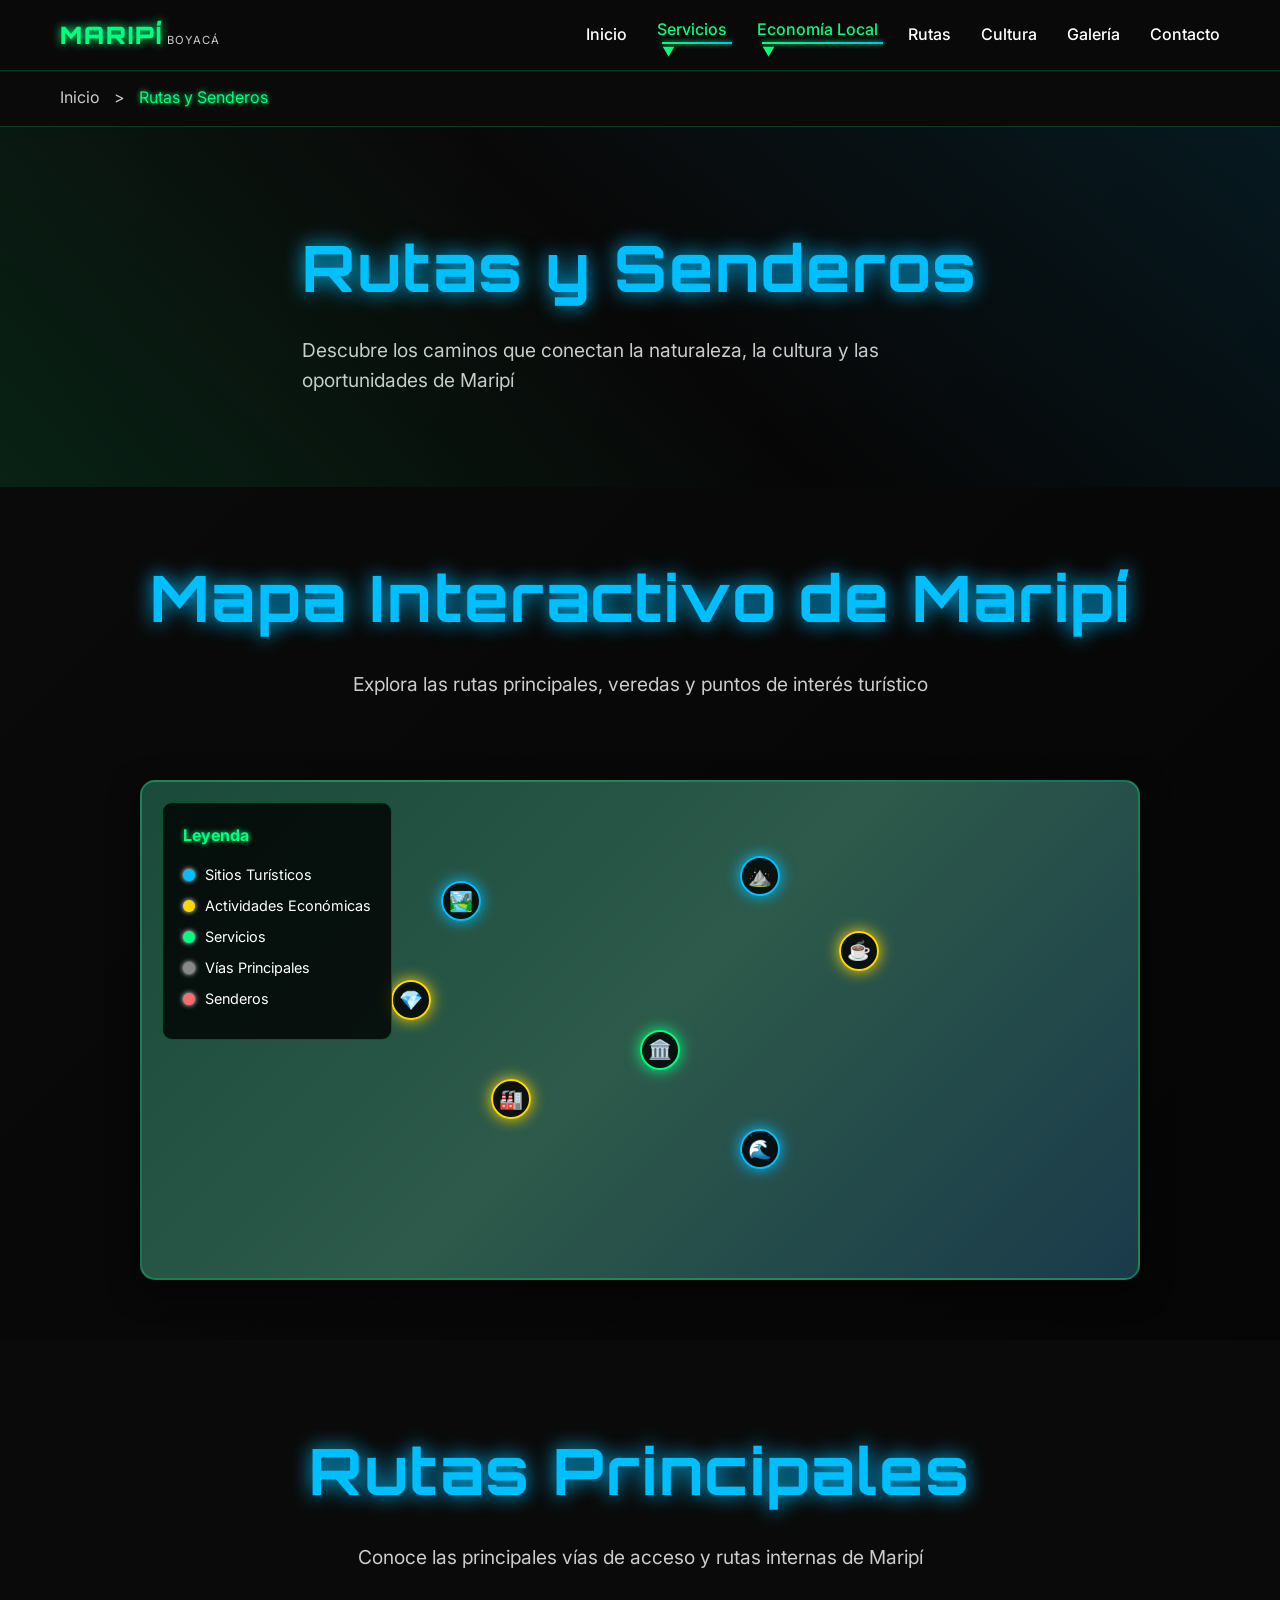
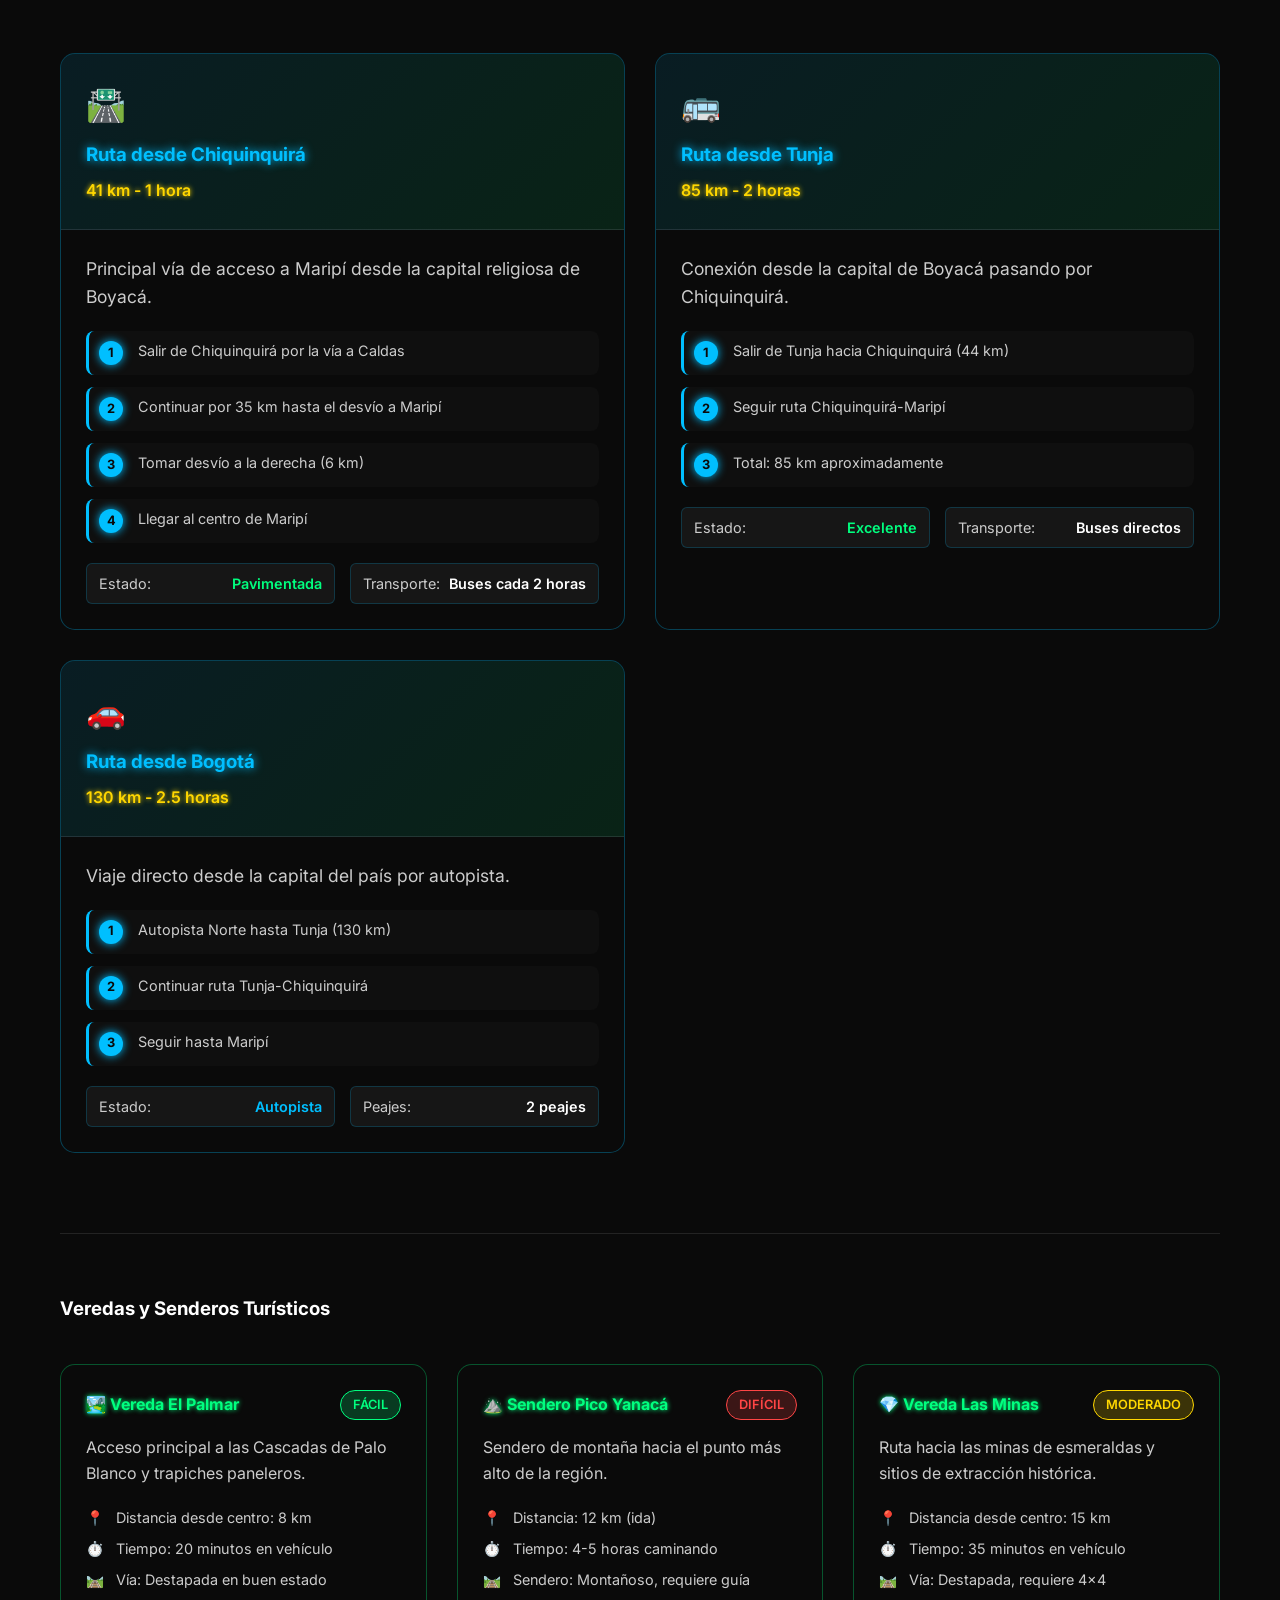
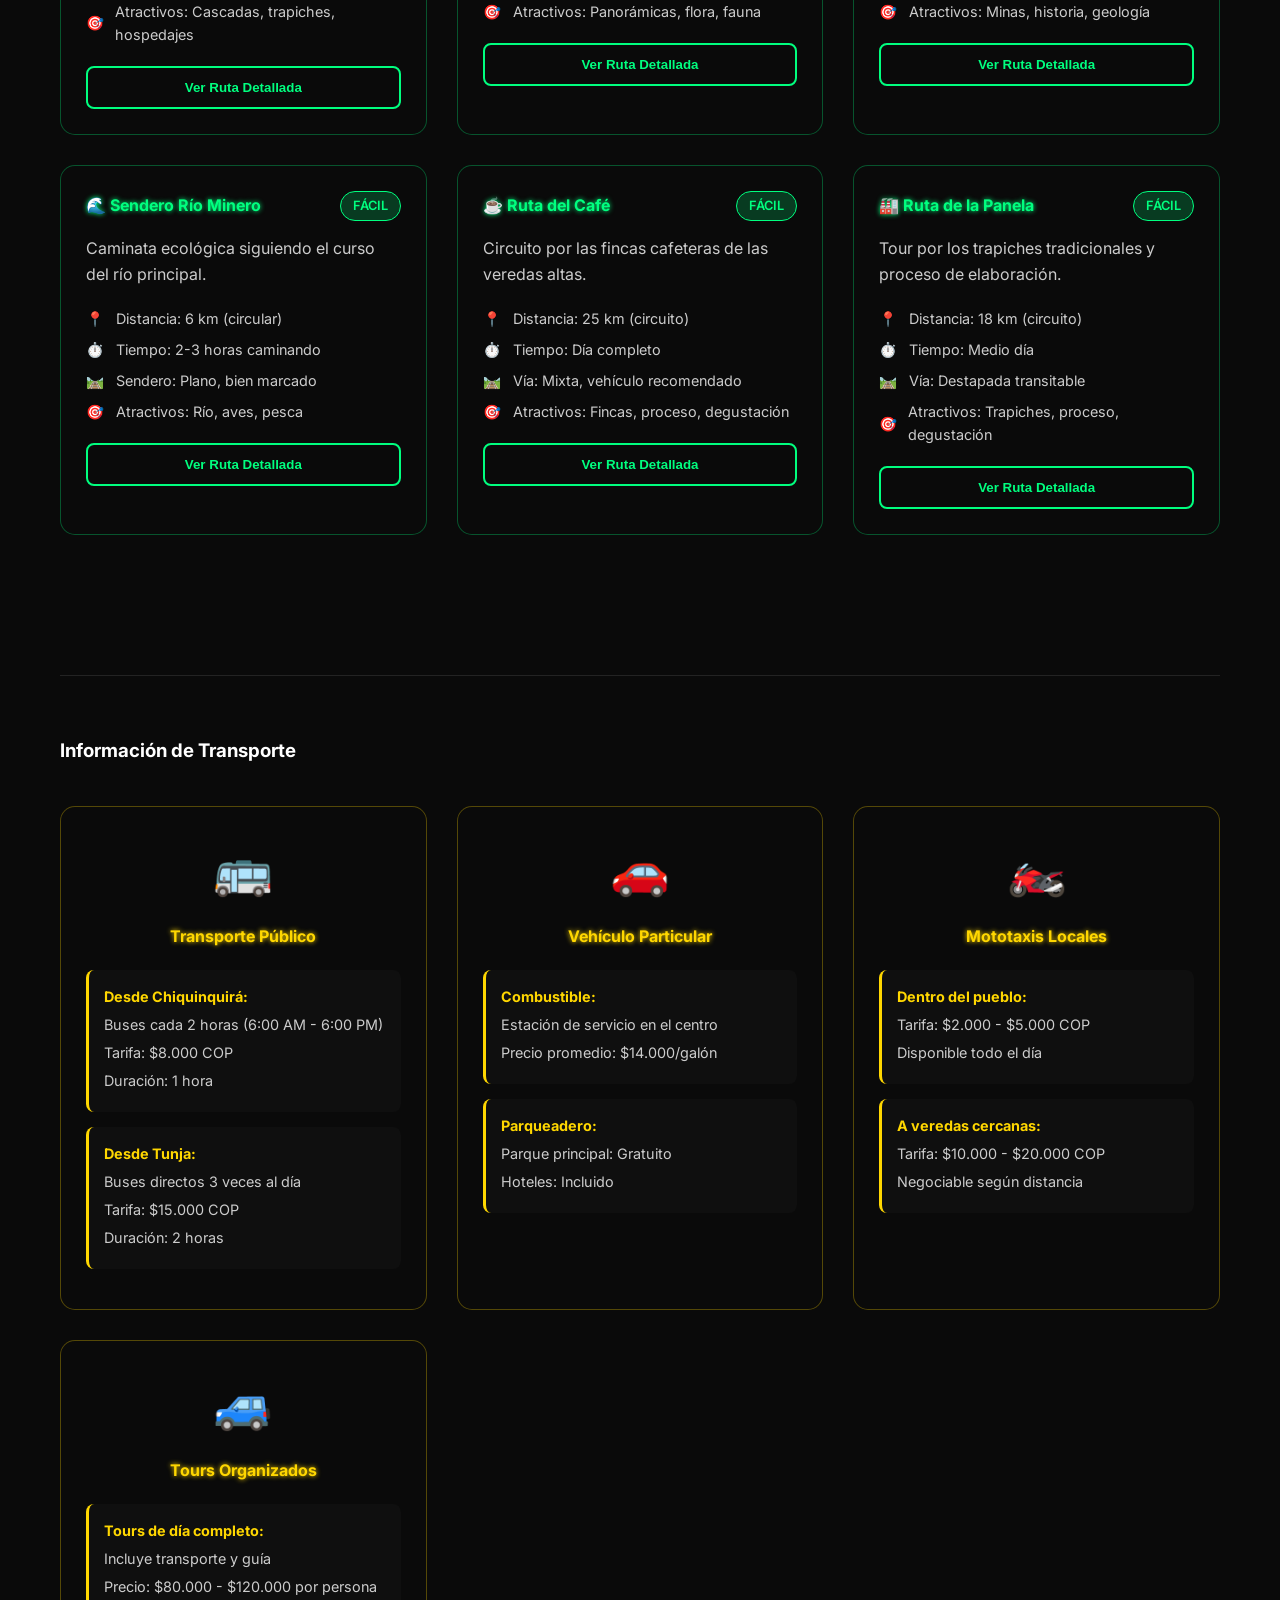
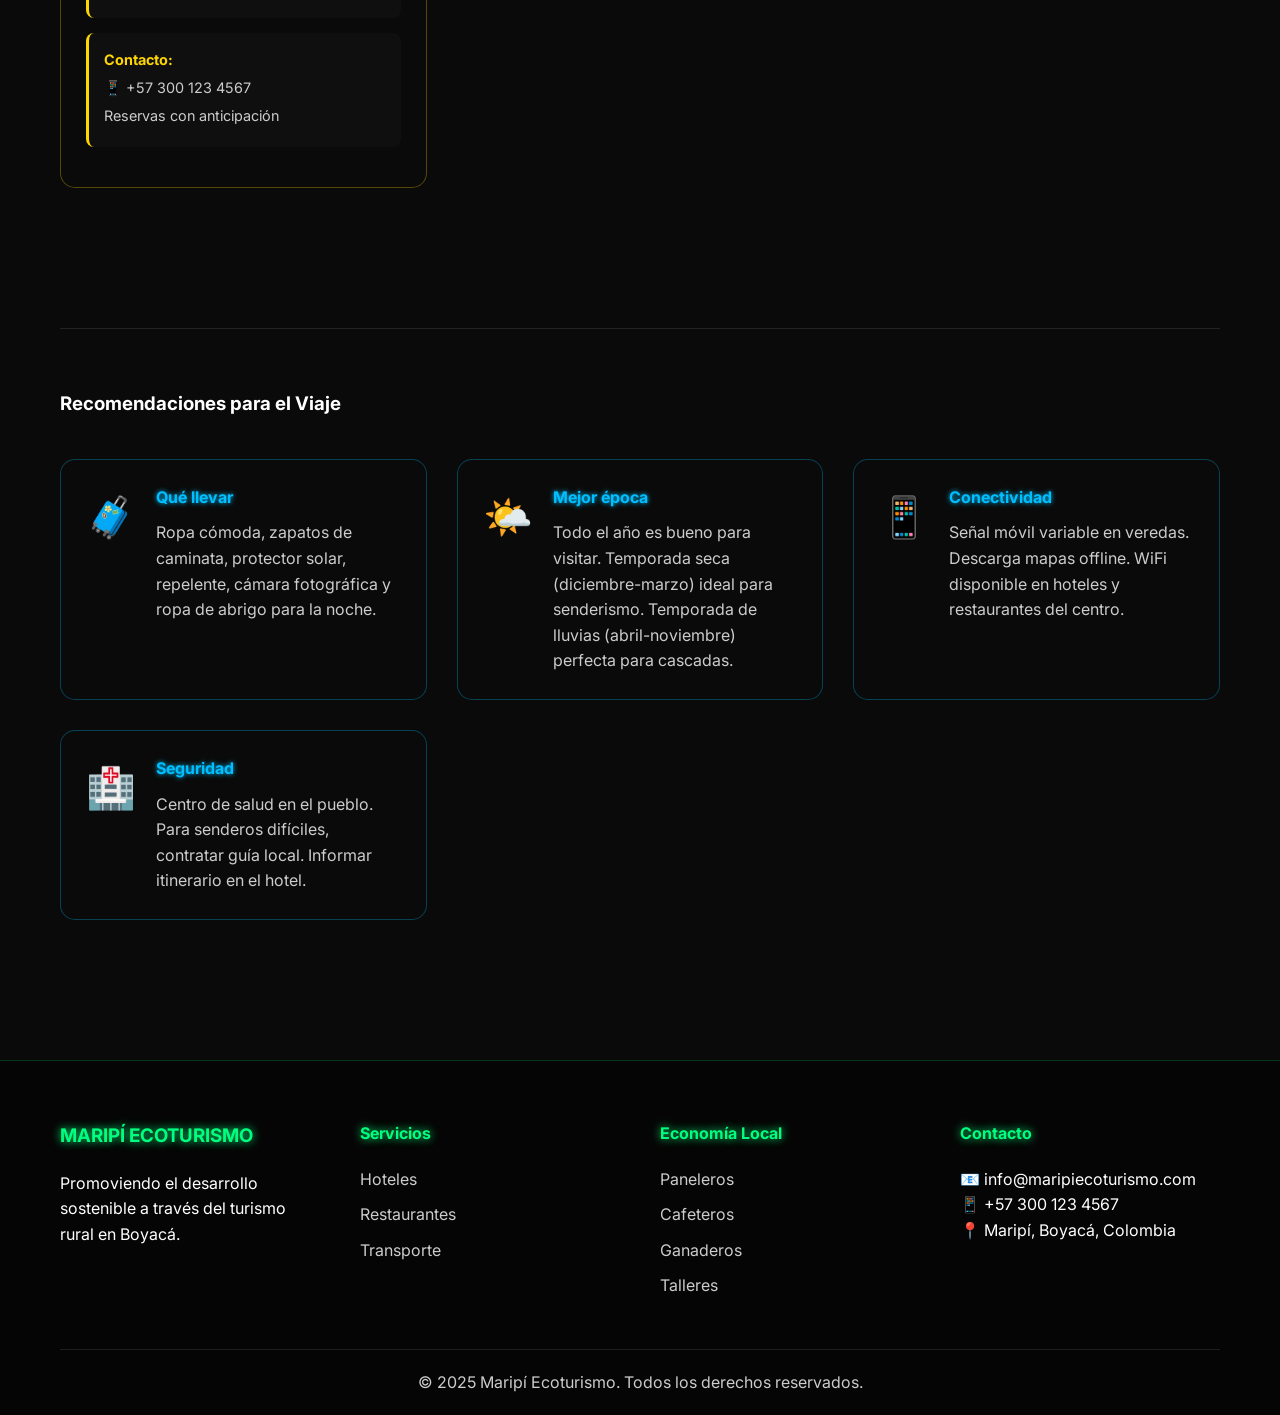
<file: Transporte.html>
<!DOCTYPE html>
<html lang="es">
<head>
    <meta charset="UTF-8">
    <meta name="viewport" content="width=device-width, initial-scale=1.0">
    <title>Rutas y Senderos - Maripí Ecoturismo | Boyacá</title>
    <meta name="description" content="Descubre las rutas, senderos y caminos de Maripí, Boyacá. Mapas interactivos y guías para llegar a cada destino turístico.">
    <link rel="stylesheet" href="css/styles.css">
    <link rel="preconnect" href="https://fonts.googleapis.com">
    <link rel="preconnect" href="https://fonts.gstatic.com" crossorigin>
    <link href="https://fonts.googleapis.com/css2?family=Orbitron:wght@400;700;900&family=Inter:wght@300;400;500;600;700&display=swap" rel="stylesheet">
</head>
<body>
    <!-- Navegación -->
    <nav class="navbar" id="navbar">
        <div class="nav-container">
            <div class="nav-logo">
                <a href="index.html" style="text-decoration: none; color: inherit;">
                    <span class="logo-text">MARIPÍ</span>
                    <span class="logo-subtitle">BOYACÁ</span>
                </a>
            </div>
            <div class="nav-menu" id="nav-menu">
                <a href="index.html" class="nav-link">Inicio</a>
                <div class="nav-dropdown">
                    <a href="#" class="nav-link dropdown-toggle">Servicios</a>
                    <div class="dropdown-menu">
                        <a href="hoteles.html" class="dropdown-link">Hoteles</a>
                        <a href="restaurantes.html" class="dropdown-link">Restaurantes</a>
                        <a href="Transporte.html" class="dropdown-link">Transporte</a>
                    </div>
                </div>
                <div class="nav-dropdown">
                    <a href="#" class="nav-link dropdown-toggle">Economía Local</a>
                    <div class="dropdown-menu">
                        <a href="paneleros.html" class="dropdown-link">Paneleros</a>
                        <a href="cafeteros.html" class="dropdown-link">Cafeteros</a>
                        <a href="ganaderos.html" class="dropdown-link">Ganaderos</a>
                        <a href="talleres.html" class="dropdown-link">Talleres</a>
                        <a href="almacenes.html" class="dropdown-link">agronomia</a>
                    </div>
                </div>
                <a href="rutas.html" class="nav-link active">Rutas</a>
                <a href="index.html#cultura" class="nav-link">Cultura</a>
                <a href="index.html#galeria" class="nav-link">Galería</a>
                <a href="index.html#contacto" class="nav-link">Contacto</a>
            </div>
            <div class="nav-toggle" id="nav-toggle">
                <span class="bar"></span>
                <span class="bar"></span>
                <span class="bar"></span>
            </div>
        </div>
    </nav>

    <!-- Breadcrumbs -->
    <div class="breadcrumbs">
        <div class="container">
            <a href="index.html">Inicio</a>
            <span class="separator">></span>
            <span class="current">Rutas y Senderos</span>
        </div>
    </div>

    <!-- Hero Section Interno -->
    <section class="internal-hero">
        <div class="hero-overlay"></div>
        <div class="container">
            <h1 class="internal-hero-title">Rutas y Senderos</h1>
            <p class="internal-hero-subtitle">Descubre los caminos que conectan la naturaleza, la cultura y las oportunidades de Maripí</p>
        </div>
    </section>

    <!-- Mapa Interactivo -->
    <section class="map-section">
        <div class="container">
            <div class="section-header">
                <h2 class="section-title">Mapa Interactivo de Maripí</h2>
                <p class="section-subtitle">Explora las rutas principales, veredas y puntos de interés turístico</p>
            </div>
            
            <div class="map-container">
                <div class="interactive-map">
                    <div class="map-overlay">
                        <div class="map-legend">
                            <h4>Leyenda</h4>
                            <div class="legend-item">
                                <span class="legend-color tourist"></span>
                                <span>Sitios Turísticos</span>
                            </div>
                            <div class="legend-item">
                                <span class="legend-color economic"></span>
                                <span>Actividades Económicas</span>
                            </div>
                            <div class="legend-item">
                                <span class="legend-color services"></span>
                                <span>Servicios</span>
                            </div>
                            <div class="legend-item">
                                <span class="legend-color roads"></span>
                                <span>Vías Principales</span>
                            </div>
                            <div class="legend-item">
                                <span class="legend-color trails"></span>
                                <span>Senderos</span>
                            </div>
                        </div>
                    </div>
                    
                    <!-- Puntos de interés en el mapa -->
                    <div class="map-point tourist-point" style="top: 20%; left: 30%;" data-info="Cascadas de Palo Blanco">
                        <div class="point-marker">🏞️</div>
                        <div class="point-tooltip">Cascadas de Palo Blanco</div>
                    </div>
                    
                    <div class="map-point tourist-point" style="top: 15%; left: 60%;" data-info="Pico Yanacá">
                        <div class="point-marker">⛰️</div>
                        <div class="point-tooltip">Pico Yanacá</div>
                    </div>
                    
                    <div class="map-point economic-point" style="top: 40%; left: 25%;" data-info="Minas de Esmeraldas">
                        <div class="point-marker">💎</div>
                        <div class="point-tooltip">Minas de Esmeraldas</div>
                    </div>
                    
                    <div class="map-point services-point" style="top: 50%; left: 50%;" data-info="Centro de Maripí">
                        <div class="point-marker">🏛️</div>
                        <div class="point-tooltip">Centro de Maripí</div>
                    </div>
                    
                    <div class="map-point economic-point" style="top: 60%; left: 35%;" data-info="Trapiches Paneleros">
                        <div class="point-marker">🏭</div>
                        <div class="point-tooltip">Trapiches Paneleros</div>
                    </div>
                    
                    <div class="map-point economic-point" style="top: 30%; left: 70%;" data-info="Fincas Cafeteras">
                        <div class="point-marker">☕</div>
                        <div class="point-tooltip">Fincas Cafeteras</div>
                    </div>
                    
                    <div class="map-point tourist-point" style="top: 70%; left: 60%;" data-info="Río Minero">
                        <div class="point-marker">🌊</div>
                        <div class="point-tooltip">Río Minero</div>
                    </div>
                </div>
            </div>
        </div>
    </section>

    <!-- Rutas Principales -->
    <section class="main-content">
        <div class="container">
            <div class="section-header">
                <h2 class="section-title">Rutas Principales</h2>
                <p class="section-subtitle">Conoce las principales vías de acceso y rutas internas de Maripí</p>
            </div>

            <div class="routes-grid">
                <div class="route-card" data-aos="fade-up">
                    <div class="route-header">
                        <div class="route-icon">🛣️</div>
                        <h3>Ruta desde Chiquinquirá</h3>
                        <span class="route-distance">41 km - 1 hora</span>
                    </div>
                    <div class="route-content">
                        <div class="route-description">
                            <p>Principal vía de acceso a Maripí desde la capital religiosa de Boyacá.</p>
                        </div>
                        <div class="route-steps">
                            <div class="step-item">
                                <span class="step-number">1</span>
                                <span class="step-text">Salir de Chiquinquirá por la vía a Caldas</span>
                            </div>
                            <div class="step-item">
                                <span class="step-number">2</span>
                                <span class="step-text">Continuar por 35 km hasta el desvío a Maripí</span>
                            </div>
                            <div class="step-item">
                                <span class="step-number">3</span>
                                <span class="step-text">Tomar desvío a la derecha (6 km)</span>
                            </div>
                            <div class="step-item">
                                <span class="step-number">4</span>
                                <span class="step-text">Llegar al centro de Maripí</span>
                            </div>
                        </div>
                        <div class="route-info">
                            <div class="info-item">
                                <span class="info-label">Estado:</span>
                                <span class="info-value good">Pavimentada</span>
                            </div>
                            <div class="info-item">
                                <span class="info-label">Transporte:</span>
                                <span class="info-value">Buses cada 2 horas</span>
                            </div>
                        </div>
                    </div>
                </div>

                <div class="route-card" data-aos="fade-up" data-aos-delay="100">
                    <div class="route-header">
                        <div class="route-icon">🚌</div>
                        <h3>Ruta desde Tunja</h3>
                        <span class="route-distance">85 km - 2 horas</span>
                    </div>
                    <div class="route-content">
                        <div class="route-description">
                            <p>Conexión desde la capital de Boyacá pasando por Chiquinquirá.</p>
                        </div>
                        <div class="route-steps">
                            <div class="step-item">
                                <span class="step-number">1</span>
                                <span class="step-text">Salir de Tunja hacia Chiquinquirá (44 km)</span>
                            </div>
                            <div class="step-item">
                                <span class="step-number">2</span>
                                <span class="step-text">Seguir ruta Chiquinquirá-Maripí</span>
                            </div>
                            <div class="step-item">
                                <span class="step-number">3</span>
                                <span class="step-text">Total: 85 km aproximadamente</span>
                            </div>
                        </div>
                        <div class="route-info">
                            <div class="info-item">
                                <span class="info-label">Estado:</span>
                                <span class="info-value good">Excelente</span>
                            </div>
                            <div class="info-item">
                                <span class="info-label">Transporte:</span>
                                <span class="info-value">Buses directos</span>
                            </div>
                        </div>
                    </div>
                </div>

                <div class="route-card" data-aos="fade-up" data-aos-delay="200">
                    <div class="route-header">
                        <div class="route-icon">🚗</div>
                        <h3>Ruta desde Bogotá</h3>
                        <span class="route-distance">130 km - 2.5 horas</span>
                    </div>
                    <div class="route-content">
                        <div class="route-description">
                            <p>Viaje directo desde la capital del país por autopista.</p>
                        </div>
                        <div class="route-steps">
                            <div class="step-item">
                                <span class="step-number">1</span>
                                <span class="step-text">Autopista Norte hasta Tunja (130 km)</span>
                            </div>
                            <div class="step-item">
                                <span class="step-number">2</span>
                                <span class="step-text">Continuar ruta Tunja-Chiquinquirá</span>
                            </div>
                            <div class="step-item">
                                <span class="step-number">3</span>
                                <span class="step-text">Seguir hasta Maripí</span>
                            </div>
                        </div>
                        <div class="route-info">
                            <div class="info-item">
                                <span class="info-label">Estado:</span>
                                <span class="info-value excellent">Autopista</span>
                            </div>
                            <div class="info-item">
                                <span class="info-label">Peajes:</span>
                                <span class="info-value">2 peajes</span>
                            </div>
                        </div>
                    </div>
                </div>
            </div>

            <!-- Veredas y Senderos -->
            <div class="veredas-section">
                <h3>Veredas y Senderos Turísticos</h3>
                <div class="veredas-grid">
                    <div class="vereda-card" data-aos="fade-right">
                        <div class="vereda-header">
                            <h4>🏞️ Vereda El Palmar</h4>
                            <span class="difficulty easy">Fácil</span>
                        </div>
                        <div class="vereda-content">
                            <p>Acceso principal a las Cascadas de Palo Blanco y trapiches paneleros.</p>
                            <div class="vereda-details">
                                <div class="detail-item">
                                    <span class="detail-icon">📍</span>
                                    <span>Distancia desde centro: 8 km</span>
                                </div>
                                <div class="detail-item">
                                    <span class="detail-icon">⏱️</span>
                                    <span>Tiempo: 20 minutos en vehículo</span>
                                </div>
                                <div class="detail-item">
                                    <span class="detail-icon">🛤️</span>
                                    <span>Vía: Destapada en buen estado</span>
                                </div>
                                <div class="detail-item">
                                    <span class="detail-icon">🎯</span>
                                    <span>Atractivos: Cascadas, trapiches, hospedajes</span>
                                </div>
                            </div>
                            <button class="route-button" onclick="showRoute('palmar')">Ver Ruta Detallada</button>
                        </div>
                    </div>

                    <div class="vereda-card" data-aos="fade-left">
                        <div class="vereda-header">
                            <h4>⛰️ Sendero Pico Yanacá</h4>
                            <span class="difficulty hard">Difícil</span>
                        </div>
                        <div class="vereda-content">
                            <p>Sendero de montaña hacia el punto más alto de la región.</p>
                            <div class="vereda-details">
                                <div class="detail-item">
                                    <span class="detail-icon">📍</span>
                                    <span>Distancia: 12 km (ida)</span>
                                </div>
                                <div class="detail-item">
                                    <span class="detail-icon">⏱️</span>
                                    <span>Tiempo: 4-5 horas caminando</span>
                                </div>
                                <div class="detail-item">
                                    <span class="detail-icon">🛤️</span>
                                    <span>Sendero: Montañoso, requiere guía</span>
                                </div>
                                <div class="detail-item">
                                    <span class="detail-icon">🎯</span>
                                    <span>Atractivos: Panorámicas, flora, fauna</span>
                                </div>
                            </div>
                            <button class="route-button" onclick="showRoute('yanaca')">Ver Ruta Detallada</button>
                        </div>
                    </div>

                    <div class="vereda-card" data-aos="fade-right">
                        <div class="vereda-header">
                            <h4>💎 Vereda Las Minas</h4>
                            <span class="difficulty medium">Moderado</span>
                        </div>
                        <div class="vereda-content">
                            <p>Ruta hacia las minas de esmeraldas y sitios de extracción histórica.</p>
                            <div class="vereda-details">
                                <div class="detail-item">
                                    <span class="detail-icon">📍</span>
                                    <span>Distancia desde centro: 15 km</span>
                                </div>
                                <div class="detail-item">
                                    <span class="detail-icon">⏱️</span>
                                    <span>Tiempo: 35 minutos en vehículo</span>
                                </div>
                                <div class="detail-item">
                                    <span class="detail-icon">🛤️</span>
                                    <span>Vía: Destapada, requiere 4x4</span>
                                </div>
                                <div class="detail-item">
                                    <span class="detail-icon">🎯</span>
                                    <span>Atractivos: Minas, historia, geología</span>
                                </div>
                            </div>
                            <button class="route-button" onclick="showRoute('minas')">Ver Ruta Detallada</button>
                        </div>
                    </div>

                    <div class="vereda-card" data-aos="fade-left">
                        <div class="vereda-header">
                            <h4>🌊 Sendero Río Minero</h4>
                            <span class="difficulty easy">Fácil</span>
                        </div>
                        <div class="vereda-content">
                            <p>Caminata ecológica siguiendo el curso del río principal.</p>
                            <div class="vereda-details">
                                <div class="detail-item">
                                    <span class="detail-icon">📍</span>
                                    <span>Distancia: 6 km (circular)</span>
                                </div>
                                <div class="detail-item">
                                    <span class="detail-icon">⏱️</span>
                                    <span>Tiempo: 2-3 horas caminando</span>
                                </div>
                                <div class="detail-item">
                                    <span class="detail-icon">🛤️</span>
                                    <span>Sendero: Plano, bien marcado</span>
                                </div>
                                <div class="detail-item">
                                    <span class="detail-icon">🎯</span>
                                    <span>Atractivos: Río, aves, pesca</span>
                                </div>
                            </div>
                            <button class="route-button" onclick="showRoute('rio')">Ver Ruta Detallada</button>
                        </div>
                    </div>

                    <div class="vereda-card" data-aos="fade-right">
                        <div class="vereda-header">
                            <h4>☕ Ruta del Café</h4>
                            <span class="difficulty easy">Fácil</span>
                        </div>
                        <div class="vereda-content">
                            <p>Circuito por las fincas cafeteras de las veredas altas.</p>
                            <div class="vereda-details">
                                <div class="detail-item">
                                    <span class="detail-icon">📍</span>
                                    <span>Distancia: 25 km (circuito)</span>
                                </div>
                                <div class="detail-item">
                                    <span class="detail-icon">⏱️</span>
                                    <span>Tiempo: Día completo</span>
                                </div>
                                <div class="detail-item">
                                    <span class="detail-icon">🛤️</span>
                                    <span>Vía: Mixta, vehículo recomendado</span>
                                </div>
                                <div class="detail-item">
                                    <span class="detail-icon">🎯</span>
                                    <span>Atractivos: Fincas, proceso, degustación</span>
                                </div>
                            </div>
                            <button class="route-button" onclick="showRoute('cafe')">Ver Ruta Detallada</button>
                        </div>
                    </div>

                    <div class="vereda-card" data-aos="fade-left">
                        <div class="vereda-header">
                            <h4>🏭 Ruta de la Panela</h4>
                            <span class="difficulty easy">Fácil</span>
                        </div>
                        <div class="vereda-content">
                            <p>Tour por los trapiches tradicionales y proceso de elaboración.</p>
                            <div class="vereda-details">
                                <div class="detail-item">
                                    <span class="detail-icon">📍</span>
                                    <span>Distancia: 18 km (circuito)</span>
                                </div>
                                <div class="detail-item">
                                    <span class="detail-icon">⏱️</span>
                                    <span>Tiempo: Medio día</span>
                                </div>
                                <div class="detail-item">
                                    <span class="detail-icon">🛤️</span>
                                    <span>Vía: Destapada transitable</span>
                                </div>
                                <div class="detail-item">
                                    <span class="detail-icon">🎯</span>
                                    <span>Atractivos: Trapiches, proceso, degustación</span>
                                </div>
                            </div>
                            <button class="route-button" onclick="showRoute('panela')">Ver Ruta Detallada</button>
                        </div>
                    </div>
                </div>
            </div>

            <!-- Información de Transporte -->
            <div class="transport-info">
                <h3>Información de Transporte</h3>
                <div class="transport-grid">
                    <div class="transport-card">
                        <div class="transport-icon">🚌</div>
                        <h4>Transporte Público</h4>
                        <div class="transport-details">
                            <p><strong>Desde Chiquinquirá:</strong></p>
                            <p>Buses cada 2 horas (6:00 AM - 6:00 PM)</p>
                            <p>Tarifa: $8.000 COP</p>
                            <p>Duración: 1 hora</p>
                        </div>
                        <div class="transport-details">
                            <p><strong>Desde Tunja:</strong></p>
                            <p>Buses directos 3 veces al día</p>
                            <p>Tarifa: $15.000 COP</p>
                            <p>Duración: 2 horas</p>
                        </div>
                    </div>

                    <div class="transport-card">
                        <div class="transport-icon">🚗</div>
                        <h4>Vehículo Particular</h4>
                        <div class="transport-details">
                            <p><strong>Combustible:</strong></p>
                            <p>Estación de servicio en el centro</p>
                            <p>Precio promedio: $14.000/galón</p>
                        </div>
                        <div class="transport-details">
                            <p><strong>Parqueadero:</strong></p>
                            <p>Parque principal: Gratuito</p>
                            <p>Hoteles: Incluido</p>
                        </div>
                    </div>

                    <div class="transport-card">
                        <div class="transport-icon">🏍️</div>
                        <h4>Mototaxis Locales</h4>
                        <div class="transport-details">
                            <p><strong>Dentro del pueblo:</strong></p>
                            <p>Tarifa: $2.000 - $5.000 COP</p>
                            <p>Disponible todo el día</p>
                        </div>
                        <div class="transport-details">
                            <p><strong>A veredas cercanas:</strong></p>
                            <p>Tarifa: $10.000 - $20.000 COP</p>
                            <p>Negociable según distancia</p>
                        </div>
                    </div>

                    <div class="transport-card">
                        <div class="transport-icon">🚙</div>
                        <h4>Tours Organizados</h4>
                        <div class="transport-details">
                            <p><strong>Tours de día completo:</strong></p>
                            <p>Incluye transporte y guía</p>
                            <p>Precio: $80.000 - $120.000 por persona</p>
                        </div>
                        <div class="transport-details">
                            <p><strong>Contacto:</strong></p>
                            <p>📱 +57 300 123 4567</p>
                            <p>Reservas con anticipación</p>
                        </div>
                    </div>
                </div>
            </div>

            <!-- Recomendaciones -->
            <div class="recommendations">
                <h3>Recomendaciones para el Viaje</h3>
                <div class="recommendations-list">
                    <div class="recommendation-item" data-aos="fade-up">
                        <div class="rec-icon">🧳</div>
                        <div class="rec-content">
                            <h4>Qué llevar</h4>
                            <p>Ropa cómoda, zapatos de caminata, protector solar, repelente, cámara fotográfica y ropa de abrigo para la noche.</p>
                        </div>
                    </div>
                    <div class="recommendation-item" data-aos="fade-up" data-aos-delay="100">
                        <div class="rec-icon">🌤️</div>
                        <div class="rec-content">
                            <h4>Mejor época</h4>
                            <p>Todo el año es bueno para visitar. Temporada seca (diciembre-marzo) ideal para senderismo. Temporada de lluvias (abril-noviembre) perfecta para cascadas.</p>
                        </div>
                    </div>
                    <div class="recommendation-item" data-aos="fade-up" data-aos-delay="200">
                        <div class="rec-icon">📱</div>
                        <div class="rec-content">
                            <h4>Conectividad</h4>
                            <p>Señal móvil variable en veredas. Descarga mapas offline. WiFi disponible en hoteles y restaurantes del centro.</p>
                        </div>
                    </div>
                    <div class="recommendation-item" data-aos="fade-up" data-aos-delay="300">
                        <div class="rec-icon">🏥</div>
                        <div class="rec-content">
                            <h4>Seguridad</h4>
                            <p>Centro de salud en el pueblo. Para senderos difíciles, contratar guía local. Informar itinerario en el hotel.</p>
                        </div>
                    </div>
                </div>
            </div>
        </div>
    </section>

    <!-- Footer -->
    <footer class="footer">
        <div class="container">
            <div class="footer-content">
                <div class="footer-section">
                    <h3>MARIPÍ ECOTURISMO</h3>
                    <p>Promoviendo el desarrollo sostenible a través del turismo rural en Boyacá.</p>
                </div>
                <div class="footer-section">
                    <h4>Servicios</h4>
                    <ul>
                        <li><a href="hoteles.html">Hoteles</a></li>
                        <li><a href="restaurantes.html">Restaurantes</a></li>
                        <li><a href="Transporte.html">Transporte</a></li>
                    </ul>
                </div>
                <div class="footer-section">
                    <h4>Economía Local</h4>
                    <ul>
                        <li><a href="paneleros.html">Paneleros</a></li>
                        <li><a href="cafeteros.html">Cafeteros</a></li>
                        <li><a href="ganaderos.html">Ganaderos</a></li>
                        <li><a href="talleres.html">Talleres</a></li>
                    </ul>
                </div>
                <div class="footer-section">
                    <h4>Contacto</h4>
                    <p>📧 info@maripiecoturismo.com</p>
                    <p>📱 +57 300 123 4567</p>
                    <p>📍 Maripí, Boyacá, Colombia</p>
                </div>
            </div>
            <div class="footer-bottom">
                <p>&copy; 2025 Maripí Ecoturismo. Todos los derechos reservados.</p>
            </div>
        </div>
    </footer>

    <script src="js/script.js"></script>
    <script src="js/routes.js"></script>
</body>
</html>
</file>
<file: css/styles.css>
/* Reset y Variables */
* {
    margin: 0;
    padding: 0;
    box-sizing: border-box;
}

:root {
    --neon-green: #00FF7F;
    --neon-blue: #00BFFF;
    --neon-gold: #FFD700;
    --dark-bg: #0A0A0A;
    --darker-bg: #050505;
    --white: #FFFFFF;
    --gray: #CCCCCC;
    --dark-gray: #333333;
    
    --font-primary: 'Orbitron', monospace;
    --font-secondary: 'Inter', sans-serif;
    
    --transition: all 0.3s ease;
    --glow-transition: all 0.5s ease;
}

/* Estilos Base */
html {
    scroll-behavior: smooth;
}

body {
    font-family: var(--font-secondary);
    background-color: var(--dark-bg);
    color: var(--white);
    line-height: 1.6;
    overflow-x: hidden;
}

.container {
    max-width: 1200px;
    margin: 0 auto;
    padding: 0 20px;
}

/* Navegación */
.navbar {
    position: fixed;
    top: 0;
    width: 100%;
    background: rgba(10, 10, 10, 0.95);
    backdrop-filter: blur(10px);
    z-index: 1000;
    transition: var(--transition);
    border-bottom: 1px solid rgba(0, 255, 127, 0.2);
}

.navbar.scrolled {
    background: rgba(5, 5, 5, 0.98);
    box-shadow: 0 2px 20px rgba(0, 255, 127, 0.1);
}

.nav-container {
    max-width: 1200px;
    margin: 0 auto;
    padding: 0 20px;
    display: flex;
    justify-content: space-between;
    align-items: center;
    height: 70px;
}

.nav-logo {
    display: flex;
    flex-direction: column;
    align-items: flex-start;
}

.logo-text {
    font-family: var(--font-primary);
    font-size: 1.5rem;
    font-weight: 900;
    color: var(--neon-green);
    text-shadow: 0 0 10px var(--neon-green);
    letter-spacing: 2px;
}

.logo-subtitle {
    font-size: 0.7rem;
    color: var(--gray);
    letter-spacing: 1px;
    margin-top: -5px;
}

.nav-menu {
    display: flex;
    gap: 30px;
}

.nav-link {
    color: var(--white);
    text-decoration: none;
    font-weight: 500;
    position: relative;
    transition: var(--transition);
    padding: 5px 0;
}

.nav-link:hover {
    color: var(--neon-green);
}

.nav-link::after {
    content: '';
    position: absolute;
    bottom: 0;
    left: 0;
    width: 0;
    height: 2px;
    background: linear-gradient(90deg, var(--neon-green), var(--neon-blue));
    transition: var(--transition);
    box-shadow: 0 0 5px var(--neon-green);
}

.nav-link:hover::after {
    width: 100%;
}

.nav-toggle {
    display: none;
    flex-direction: column;
    cursor: pointer;
}

.bar {
    width: 25px;
    height: 3px;
    background: var(--neon-green);
    margin: 3px 0;
    transition: var(--transition);
    box-shadow: 0 0 5px var(--neon-green);
}

/* Hero Section */
.hero {
    height: 100vh;
    position: relative;
    display: flex;
    align-items: center;
    justify-content: center;
    overflow: hidden;
}

.hero-video {
    position: absolute;
    top: 0;
    left: 0;
    width: 100%;
    height: 100%;
    z-index: -2;
}

.hero-bg {
    width: 100%;
    height: 100%;
    object-fit: cover;
}

.video-overlay {
    position: absolute;
    top: 0;
    left: 0;
    width: 100%;
    height: 100%;
    background: linear-gradient(
        45deg,
        rgba(10, 10, 10, 0.7),
        rgba(0, 255, 127, 0.1),
        rgba(10, 10, 10, 0.8)
    );
    z-index: -1;
}

.hero-content {
    text-align: center;
    z-index: 1;
    max-width: 800px;
    padding: 0 20px;
    position: relative;
}

.hero-particles {
    position: absolute;
    top: 0;
    left: 0;
    width: 100%;
    height: 100%;
    pointer-events: none;
    background: url('data:image/svg+xml,<svg xmlns="http://www.w3.org/2000/svg" viewBox="0 0 100 100"><circle cx="20" cy="20" r="1" fill="%2300FF7F" opacity="0.5"><animate attributeName="opacity" values="0.5;1;0.5" dur="2s" repeatCount="indefinite"/></circle><circle cx="80" cy="30" r="1" fill="%2300BFFF" opacity="0.3"><animate attributeName="opacity" values="0.3;0.8;0.3" dur="3s" repeatCount="indefinite"/></circle><circle cx="60" cy="70" r="1" fill="%23FFD700" opacity="0.4"><animate attributeName="opacity" values="0.4;0.9;0.4" dur="2.5s" repeatCount="indefinite"/></circle></svg>') repeat;
    animation: float 20s linear infinite;
}

@keyframes float {
    0% { transform: translateY(0px); }
    100% { transform: translateY(-100px); }
}

.hero-title {
    margin-bottom: 30px;
}

.title-main {
    display: block;
    font-family: var(--font-primary);
    font-size: clamp(3rem, 8vw, 6rem);
    font-weight: 900;
    color: var(--neon-green);
    text-shadow: 
        0 0 10px var(--neon-green),
        0 0 20px var(--neon-green),
        0 0 40px var(--neon-green);
    letter-spacing: 3px;
    animation: glow-pulse 2s ease-in-out infinite alternate;
}

.title-subtitle {
    display: block;
    font-size: clamp(1rem, 3vw, 1.5rem);
    color: var(--neon-blue);
    text-shadow: 0 0 10px var(--neon-blue);
    letter-spacing: 2px;
    margin-top: 10px;
}

@keyframes glow-pulse {
    from {
        text-shadow: 
            0 0 10px var(--neon-green),
            0 0 20px var(--neon-green),
            0 0 40px var(--neon-green);
    }
    to {
        text-shadow: 
            0 0 20px var(--neon-green),
            0 0 30px var(--neon-green),
            0 0 60px var(--neon-green);
    }
}

.hero-description {
    font-size: 1.2rem;
    color: var(--gray);
    margin-bottom: 40px;
    max-width: 600px;
    margin-left: auto;
    margin-right: auto;
}

.cta-button {
    position: relative;
    background: transparent;
    border: 2px solid var(--neon-green);
    color: var(--neon-green);
    padding: 15px 40px;
    font-size: 1.1rem;
    font-weight: 600;
    letter-spacing: 1px;
    cursor: pointer;
    transition: var(--glow-transition);
    text-transform: uppercase;
    overflow: hidden;
}

.cta-button:hover {
    color: var(--dark-bg);
    background: var(--neon-green);
    box-shadow: 
        0 0 20px var(--neon-green),
        0 0 40px var(--neon-green),
        inset 0 0 20px rgba(0, 255, 127, 0.2);
}

.button-glow {
    position: absolute;
    top: 0;
    left: -100%;
    width: 100%;
    height: 100%;
    background: linear-gradient(90deg, transparent, rgba(255, 255, 255, 0.2), transparent);
    transition: var(--transition);
}

.cta-button:hover .button-glow {
    left: 100%;
}

.scroll-indicator {
    position: absolute;
    bottom: 30px;
    left: 50%;
    transform: translateX(-50%);
    animation: bounce 2s infinite;
}

.scroll-arrow {
    width: 20px;
    height: 20px;
    border-right: 2px solid var(--neon-green);
    border-bottom: 2px solid var(--neon-green);
    transform: rotate(45deg);
    box-shadow: 0 0 10px var(--neon-green);
}

@keyframes bounce {
    0%, 20%, 50%, 80%, 100% {
        transform: translateX(-50%) translateY(0);
    }
    40% {
        transform: translateX(-50%) translateY(-10px);
    }
    60% {
        transform: translateX(-50%) translateY(-5px);
    }
}

/* Secciones */
.section {
    padding: 100px 0;
    position: relative;
}

.section:nth-child(even) {
    background: linear-gradient(135deg, var(--darker-bg), var(--dark-bg));
}

.section-header {
    text-align: center;
    margin-bottom: 80px;
}

.section-title {
    font-family: var(--font-primary);
    font-size: clamp(2.5rem, 5vw, 4rem);
    color: var(--neon-blue);
    text-shadow: 0 0 20px var(--neon-blue);
    margin-bottom: 20px;
    letter-spacing: 2px;
}

.section-subtitle {
    font-size: 1.2rem;
    color: var(--gray);
    max-width: 600px;
    margin: 0 auto;
}

/* Cards Grid */
.cards-grid {
    display: grid;
    grid-template-columns: repeat(auto-fit, minmax(350px, 1fr));
    gap: 40px;
    margin-top: 60px;
}

.neon-card {
    background: rgba(10, 10, 10, 0.8);
    border: 1px solid rgba(0, 255, 127, 0.3);
    border-radius: 15px;
    overflow: hidden;
    transition: var(--glow-transition);
    position: relative;
}

.neon-card:hover {
    transform: translateY(-10px);
    border-color: var(--neon-green);
    box-shadow: 
        0 20px 40px rgba(0, 0, 0, 0.3),
        0 0 30px rgba(0, 255, 127, 0.2);
}

.card-image {
    position: relative;
    height: 250px;
    overflow: hidden;
}

.card-image img {
    width: 100%;
    height: 100%;
    object-fit: cover;
    transition: var(--transition);
}

.neon-card:hover .card-image img {
    transform: scale(1.1);
}

.card-overlay {
    position: absolute;
    top: 0;
    left: 0;
    width: 100%;
    height: 100%;
    background: linear-gradient(
        45deg,
        rgba(0, 255, 127, 0.1),
        rgba(0, 191, 255, 0.1)
    );
    opacity: 0;
    transition: var(--transition);
}

.neon-card:hover .card-overlay {
    opacity: 1;
}

.card-content {
    padding: 30px;
}

.card-content h3 {
    font-size: 1.5rem;
    color: var(--neon-green);
    margin-bottom: 15px;
    text-shadow: 0 0 10px var(--neon-green);
}

.card-content p {
    color: var(--gray);
    margin-bottom: 20px;
    line-height: 1.6;
}

.card-features {
    display: flex;
    gap: 10px;
    flex-wrap: wrap;
}

.feature {
    background: rgba(0, 255, 127, 0.1);
    border: 1px solid rgba(0, 255, 127, 0.3);
    padding: 5px 12px;
    border-radius: 20px;
    font-size: 0.9rem;
    color: var(--neon-green);
}

/* Oportunidades */
.opportunities-grid {
    display: grid;
    grid-template-columns: repeat(auto-fit, minmax(400px, 1fr));
    gap: 40px;
    margin-top: 60px;
}

.opportunity-item {
    display: flex;
    align-items: flex-start;
    gap: 20px;
    padding: 30px;
    background: rgba(10, 10, 10, 0.5);
    border: 1px solid rgba(0, 191, 255, 0.2);
    border-radius: 15px;
    transition: var(--glow-transition);
}

.opportunity-item:hover {
    border-color: var(--neon-blue);
    box-shadow: 0 10px 30px rgba(0, 191, 255, 0.1);
    transform: translateY(-5px);
}

.opportunity-icon {
    position: relative;
    font-size: 3rem;
    min-width: 80px;
    text-align: center;
}

.icon-glow {
    position: absolute;
    top: 50%;
    left: 50%;
    transform: translate(-50%, -50%);
    width: 60px;
    height: 60px;
    background: radial-gradient(circle, rgba(0, 191, 255, 0.2), transparent);
    border-radius: 50%;
    opacity: 0;
    transition: var(--transition);
}

.opportunity-item:hover .icon-glow {
    opacity: 1;
    animation: pulse-glow 2s infinite;
}

@keyframes pulse-glow {
    0%, 100% { transform: translate(-50%, -50%) scale(1); }
    50% { transform: translate(-50%, -50%) scale(1.2); }
}

.opportunity-content h3 {
    color: var(--neon-blue);
    font-size: 1.3rem;
    margin-bottom: 10px;
    text-shadow: 0 0 10px var(--neon-blue);
}

.opportunity-benefits {
    display: flex;
    gap: 10px;
    margin-top: 15px;
    flex-wrap: wrap;
}

.opportunity-benefits span {
    background: rgba(0, 191, 255, 0.1);
    border: 1px solid rgba(0, 191, 255, 0.3);
    padding: 4px 10px;
    border-radius: 15px;
    font-size: 0.8rem;
    color: var(--neon-blue);
}

/* Timeline */
.culture-timeline {
    position: relative;
    max-width: 800px;
    margin: 0 auto;
}

.culture-timeline::before {
    content: '';
    position: absolute;
    left: 50%;
    top: 0;
    bottom: 0;
    width: 2px;
    background: linear-gradient(to bottom, var(--neon-gold), var(--neon-green));
    box-shadow: 0 0 10px var(--neon-gold);
    transform: translateX(-50%);
}

.timeline-item {
    position: relative;
    margin: 50px 0;
    display: flex;
    align-items: center;
}

.timeline-item:nth-child(odd) {
    justify-content: flex-end;
}

.timeline-item:nth-child(odd) .timeline-content {
    text-align: right;
    margin-right: 60px;
}

.timeline-item:nth-child(even) .timeline-content {
    margin-left: 60px;
}

.timeline-marker {
    position: absolute;
    left: 50%;
    transform: translateX(-50%);
    width: 20px;
    height: 20px;
    background: var(--neon-gold);
    border-radius: 50%;
    box-shadow: 
        0 0 20px var(--neon-gold),
        0 0 40px var(--neon-gold);
    z-index: 1;
}

.timeline-content {
    background: rgba(10, 10, 10, 0.8);
    padding: 25px;
    border-radius: 15px;
    border: 1px solid rgba(255, 215, 0, 0.3);
    max-width: 350px;
    transition: var(--glow-transition);
}

.timeline-content:hover {
    border-color: var(--neon-gold);
    box-shadow: 0 10px 30px rgba(255, 215, 0, 0.1);
}

.timeline-content h3 {
    color: var(--neon-gold);
    font-size: 1.3rem;
    margin-bottom: 10px;
    text-shadow: 0 0 10px var(--neon-gold);
}

/* Galería */
.gallery-grid {
    display: grid;
    grid-template-columns: repeat(auto-fit, minmax(300px, 1fr));
    gap: 30px;
    margin-top: 60px;
}

.gallery-item {
    position: relative;
    height: 300px;
    border-radius: 15px;
    overflow: hidden;
    cursor: pointer;
    transition: var(--transition);
}

.gallery-item:hover {
    transform: scale(1.05);
}

.gallery-item img {
    width: 100%;
    height: 100%;
    object-fit: cover;
    transition: var(--transition);
}

.gallery-overlay {
    position: absolute;
    top: 0;
    left: 0;
    width: 100%;
    height: 100%;
    background: linear-gradient(
        45deg,
        rgba(0, 255, 127, 0.8),
        rgba(0, 191, 255, 0.8)
    );
    display: flex;
    align-items: center;
    justify-content: center;
    opacity: 0;
    transition: var(--transition);
}

.gallery-item:hover .gallery-overlay {
    opacity: 1;
}

.gallery-overlay span {
    color: var(--white);
    font-size: 1.2rem;
    font-weight: 600;
    text-shadow: 0 0 10px rgba(0, 0, 0, 0.5);
}

/* Contacto */
.contact-grid {
    display: grid;
    grid-template-columns: 1fr 1fr;
    gap: 60px;
    margin-top: 60px;
}

.contact-info {
    display: flex;
    flex-direction: column;
    gap: 40px;
}

.info-item h3 {
    color: var(--neon-green);
    font-size: 1.3rem;
    margin-bottom: 15px;
    text-shadow: 0 0 10px var(--neon-green);
}

.info-item p {
    color: var(--gray);
    line-height: 1.8;
}

.contact-form {
    background: rgba(10, 10, 10, 0.5);
    padding: 40px;
    border-radius: 15px;
    border: 1px solid rgba(0, 255, 127, 0.2);
}
.box::before {
    content: "";
    position: absolute;
    width: 100%;
    height: 100%;
    filter: drop-shadow(0 15px 50px #000);
    border-radius: 20px;
    animation: rotating 4s linear infinite;
    animation-delay: -1s;
}

.box::after {
    content: "";
    position: absolute;
    inset: 4px;
    background: #2d2d39;
    border-radius: 15px;
    border: 8px solid #25252b;
}
.form-group {
    margin-bottom: 25px;
}

.form-group input,
.form-group textarea {
    width: 100%;
    padding: 15px;
    background: rgba(0, 0, 0, 0.3);
    border: 1px solid rgba(0, 255, 127, 0.3);
    border-radius: 8px;
    color: var(--white);
    font-size: 1rem;
    transition: var(--transition);
}

.form-group input:focus,
.form-group textarea:focus {
    outline: none;
    border-color: var(--neon-green);
    box-shadow: 0 0 15px rgba(0, 255, 127, 0.2);
}

.form-group textarea {
    height: 120px;
    resize: vertical;
}

.submit-button {
    width: 100%;
    background: transparent;
    border: 2px solid var(--neon-green);
    color: var(--neon-green);
    padding: 15px;
    font-size: 1.1rem;
    font-weight: 600;
    cursor: pointer;
    transition: var(--glow-transition);
    position: relative;
    overflow: hidden;
}

.submit-button:hover {
    background: var(--neon-green);
    color: var(--dark-bg);
    box-shadow: 0 0 30px var(--neon-green);
}

/* Footer */
.footer {
    background: var(--darker-bg);
    border-top: 1px solid rgba(0, 255, 127, 0.2);
    padding: 60px 0 20px;
}

.footer-content {
    display: grid;
    grid-template-columns: repeat(auto-fit, minmax(250px, 1fr));
    gap: 40px;
    margin-bottom: 40px;
}

.footer-section h3,
.footer-section h4 {
    color: var(--neon-green);
    margin-bottom: 20px;
    text-shadow: 0 0 10px var(--neon-green);
}

.footer-section ul {
    list-style: none;
}

.footer-section ul li {
    margin-bottom: 10px;
}

.footer-section ul li a {
    color: var(--gray);
    text-decoration: none;
    transition: var(--transition);
}

.footer-section ul li a:hover {
    color: var(--neon-green);
}

.footer-bottom {
    text-align: center;
    padding-top: 20px;
    border-top: 1px solid rgba(255, 255, 255, 0.1);
    color: var(--gray);
}

/* Responsive */
@media (max-width: 768px) {
    .nav-menu {
        position: fixed;
        left: -100%;
        top: 70px;
        flex-direction: column;
        background-color: rgba(5, 5, 5, 0.98);
        width: 100%;
        text-align: center;
        transition: var(--transition);
        padding: 30px 0;
        border-top: 1px solid rgba(0, 255, 127, 0.2);
    }

    .nav-menu.active {
        left: 0;
    }

    .nav-toggle {
        display: flex;
    }

    .nav-toggle.active .bar:nth-child(2) {
        opacity: 0;
    }

    .nav-toggle.active .bar:nth-child(1) {
        transform: translateY(8px) rotate(45deg);
    }

    .nav-toggle.active .bar:nth-child(3) {
        transform: translateY(-8px) rotate(-45deg);
    }

    .cards-grid {
        grid-template-columns: 1fr;
    }

    .opportunities-grid {
        grid-template-columns: 1fr;
    }

    .opportunity-item {
        flex-direction: column;
        text-align: center;
    }

    .culture-timeline::before {
        left: 20px;
    }

    .timeline-item {
        justify-content: flex-start !important;
    }

    .timeline-item .timeline-content {
        margin-left: 60px !important;
        margin-right: 0 !important;
        text-align: left !important;
    }

    .timeline-marker {
        left: 20px !important;
        transform: translateX(0) !important;
    }

    .contact-grid {
        grid-template-columns: 1fr;
        gap: 40px;
    }

    .gallery-grid {
        grid-template-columns: 1fr;
    }
}

@media (max-width: 480px) {
    .container {
        padding: 0 15px;
    }

    .section {
        padding: 60px 0;
    }

    .hero-content {
        padding: 0 15px;
    }

    .title-main {
        font-size: 2.5rem;
    }

    .title-subtitle {
        font-size: 1rem;
    }

    .section-title {
        font-size: 2rem;
    }

    .cards-grid {
        gap: 20px;
    }

    .opportunities-grid {
        gap: 20px;
    }

    .opportunity-item {
        padding: 20px;
    }

    .contact-form {
        padding: 25px;
    }
}

/* Animaciones AOS */
[data-aos] {
    opacity: 0;
    transition-property: opacity, transform;
    transition-duration: 0.6s;
    transition-timing-function: ease-out;
}

[data-aos].aos-animate {
    opacity: 1;
    transform: none;
}

[data-aos="fade-up"] {
    transform: translateY(50px);
}

[data-aos="slide-right"] {
    transform: translateX(-50px);
}

[data-aos="slide-left"] {
    transform: translateX(50px);
}

[data-aos="zoom-in"] {
    transform: scale(0.8);
}


/* Estilos para páginas internas */

/* Breadcrumbs */
.breadcrumbs {
    background: rgba(10, 10, 10, 0.9);
    padding: 15px 0;
    margin-top: 70px;
    border-bottom: 1px solid rgba(0, 255, 127, 0.2);
}

.breadcrumbs a {
    color: var(--gray);
    text-decoration: none;
    transition: var(--transition);
}

.breadcrumbs a:hover {
    color: var(--neon-green);
}

.separator {
    color: var(--gray);
    margin: 0 10px;
}

.current {
    color: var(--neon-green);
    text-shadow: 0 0 5px var(--neon-green);
}

/* Hero interno */
.internal-hero {
    height: 40vh;
    background: linear-gradient(135deg, var(--dark-bg), var(--darker-bg));
    display: flex;
    align-items: center;
    position: relative;
    overflow: hidden;
}

.internal-hero::before {
    content: '';
    position: absolute;
    top: 0;
    left: 0;
    right: 0;
    bottom: 0;
    background: linear-gradient(45deg, 
        rgba(0, 255, 127, 0.1), 
        transparent, 
        rgba(0, 191, 255, 0.1));
    animation: gradient-shift 8s ease-in-out infinite;
}

@keyframes gradient-shift {
    0%, 100% { opacity: 0.3; }
    50% { opacity: 0.7; }
}

.internal-hero-title {
    font-family: var(--font-primary);
    font-size: clamp(2.5rem, 6vw, 4rem);
    color: var(--neon-blue);
    text-shadow: 0 0 20px var(--neon-blue);
    margin-bottom: 15px;
    letter-spacing: 2px;
}

.internal-hero-subtitle {
    font-size: 1.2rem;
    color: var(--gray);
    max-width: 600px;
}

/* Contenido principal */
.main-content {
    padding: 80px 0;
}

/* Grid de negocios */
.business-grid {
    display: grid;
    grid-template-columns: repeat(auto-fit, minmax(400px, 1fr));
    gap: 40px;
    margin-top: 60px;
}

.business-card {
    background: rgba(10, 10, 10, 0.8);
    border: 1px solid rgba(0, 255, 127, 0.3);
    border-radius: 15px;
    overflow: hidden;
    transition: var(--glow-transition);
    position: relative;
}

.business-card:hover {
    transform: translateY(-10px);
    border-color: var(--neon-green);
    box-shadow: 
        0 20px 40px rgba(0, 0, 0, 0.3),
        0 0 30px rgba(0, 255, 127, 0.2);
}

.business-image {
    position: relative;
    height: 200px;
    overflow: hidden;
}

.business-image img {
    width: 100%;
    height: 100%;
    object-fit: cover;
    transition: var(--transition);
}

.business-card:hover .business-image img {
    transform: scale(1.1);
}

.business-overlay {
    position: absolute;
    top: 0;
    left: 0;
    width: 100%;
    height: 100%;
    background: linear-gradient(
        45deg,
        rgba(0, 255, 127, 0.1),
        rgba(0, 191, 255, 0.1)
    );
    opacity: 0;
    transition: var(--transition);
}

.business-card:hover .business-overlay {
    opacity: 1;
}

.business-content {
    padding: 25px;
}

.business-content h3 {
    font-size: 1.4rem;
    color: var(--neon-green);
    margin-bottom: 10px;
    text-shadow: 0 0 10px var(--neon-green);
}

.business-rating {
    display: flex;
    align-items: center;
    gap: 10px;
    margin-bottom: 15px;
}

.stars {
    color: var(--neon-gold);
    text-shadow: 0 0 5px var(--neon-gold);
}

.rating-text {
    color: var(--gray);
    font-size: 0.9rem;
}

.business-content p {
    color: var(--gray);
    margin-bottom: 20px;
    line-height: 1.6;
}

.business-features {
    display: flex;
    gap: 8px;
    flex-wrap: wrap;
    margin-bottom: 20px;
}

.business-features .feature {
    background: rgba(0, 255, 127, 0.1);
    border: 1px solid rgba(0, 255, 127, 0.3);
    padding: 4px 10px;
    border-radius: 15px;
    font-size: 0.8rem;
    color: var(--neon-green);
}

.business-info {
    margin-bottom: 20px;
}

.price {
    font-size: 1.1rem;
    font-weight: 600;
    color: var(--neon-gold);
    text-shadow: 0 0 5px var(--neon-gold);
    margin-bottom: 10px;
}

.contact-info {
    color: var(--gray);
    font-size: 0.9rem;
}

.contact-info p {
    margin-bottom: 5px;
}

.contact-button {
    width: 100%;
    background: transparent;
    border: 2px solid var(--neon-green);
    color: var(--neon-green);
    padding: 12px;
    font-size: 1rem;
    font-weight: 600;
    cursor: pointer;
    transition: var(--glow-transition);
    position: relative;
    overflow: hidden;
    border-radius: 8px;
}

.contact-button:hover {
    background: var(--neon-green);
    color: var(--dark-bg);
    box-shadow: 0 0 20px var(--neon-green);
}

/* Navegación con dropdown */
.nav-dropdown {
    position: relative;
}

.dropdown-toggle::after {
    content: ' ▼';
    font-size: 0.8rem;
    margin-left: 5px;
}

.dropdown-menu {
    position: absolute;
    top: 100%;
    left: 0;
    background: rgba(5, 5, 5, 0.98);
    border: 1px solid rgba(0, 255, 127, 0.3);
    border-radius: 8px;
    min-width: 180px;
    opacity: 0;
    visibility: hidden;
    transform: translateY(-10px);
    transition: var(--transition);
    z-index: 1000;
    box-shadow: 0 10px 30px rgba(0, 0, 0, 0.5);
}

.nav-dropdown:hover .dropdown-menu {
    opacity: 1;
    visibility: visible;
    transform: translateY(0);
}

.dropdown-link {
    display: block;
    padding: 12px 20px;
    color: var(--white);
    text-decoration: none;
    transition: var(--transition);
    border-bottom: 1px solid rgba(255, 255, 255, 0.1);
}

.dropdown-link:last-child {
    border-bottom: none;
}

.dropdown-link:hover,
.dropdown-link.active {
    background: rgba(0, 255, 127, 0.1);
    color: var(--neon-green);
    text-shadow: 0 0 5px var(--neon-green);
}

/* Secciones adicionales */
.additional-info,
.process-section,
.tours-section,
.dishes-section,
.recommendations-section {
    margin-top: 80px;
    padding: 40px 0;
    border-top: 1px solid rgba(255, 255, 255, 0.1);
}

.additional-info h3,
.process-section h3,
.tours-section h3,
.dishes-section h3,
.recommendations-section h3 {
    font-family: var(--font-primary);
    font-size: 2rem;
    color: var(--neon-blue);
    text-shadow: 0 0 15px var(--neon-blue);
    text-align: center;
    margin-bottom: 40px;
}

.info-grid {
    display: grid;
    grid-template-columns: repeat(auto-fit, minmax(250px, 1fr));
    gap: 30px;
    margin-top: 40px;
}

.info-item {
    background: rgba(10, 10, 10, 0.5);
    padding: 25px;
    border-radius: 10px;
    border: 1px solid rgba(0, 191, 255, 0.2);
    transition: var(--transition);
}

.info-item:hover {
    border-color: var(--neon-blue);
    box-shadow: 0 5px 20px rgba(0, 191, 255, 0.1);
}

.info-item h4 {
    color: var(--neon-blue);
    margin-bottom: 15px;
    text-shadow: 0 0 5px var(--neon-blue);
}

/* Proceso de elaboración */
.process-steps {
    display: flex;
    flex-direction: column;
    gap: 30px;
    max-width: 800px;
    margin: 0 auto;
}

.step {
    display: flex;
    align-items: center;
    gap: 30px;
    padding: 25px;
    background: rgba(10, 10, 10, 0.5);
    border-radius: 15px;
    border: 1px solid rgba(255, 215, 0, 0.3);
    transition: var(--transition);
}

.step:hover {
    border-color: var(--neon-gold);
    box-shadow: 0 5px 20px rgba(255, 215, 0, 0.1);
}

.step-number {
    width: 60px;
    height: 60px;
    background: var(--neon-gold);
    color: var(--dark-bg);
    border-radius: 50%;
    display: flex;
    align-items: center;
    justify-content: center;
    font-size: 1.5rem;
    font-weight: bold;
    box-shadow: 0 0 20px var(--neon-gold);
    flex-shrink: 0;
}

.step-content h4 {
    color: var(--neon-gold);
    margin-bottom: 10px;
    text-shadow: 0 0 5px var(--neon-gold);
}

/* Tours */
.tours-grid {
    display: grid;
    grid-template-columns: repeat(auto-fit, minmax(300px, 1fr));
    gap: 30px;
    margin-top: 40px;
}

.tour-card {
    background: rgba(10, 10, 10, 0.8);
    padding: 30px;
    border-radius: 15px;
    border: 1px solid rgba(0, 255, 127, 0.3);
    transition: var(--transition);
}

.tour-card:hover {
    border-color: var(--neon-green);
    box-shadow: 0 10px 30px rgba(0, 255, 127, 0.1);
    transform: translateY(-5px);
}

.tour-card h4 {
    color: var(--neon-green);
    margin-bottom: 15px;
    text-shadow: 0 0 5px var(--neon-green);
}

.tour-details {
    display: flex;
    flex-direction: column;
    gap: 8px;
    margin-top: 15px;
}

.tour-details span {
    color: var(--gray);
    font-size: 0.9rem;
}

/* Platos típicos */
.dishes-grid {
    display: grid;
    grid-template-columns: repeat(auto-fit, minmax(250px, 1fr));
    gap: 30px;
    margin-top: 40px;
}

.dish-card {
    background: rgba(10, 10, 10, 0.8);
    padding: 25px;
    border-radius: 15px;
    border: 1px solid rgba(0, 191, 255, 0.3);
    text-align: center;
    transition: var(--transition);
}

.dish-card:hover {
    border-color: var(--neon-blue);
    box-shadow: 0 10px 30px rgba(0, 191, 255, 0.1);
    transform: translateY(-5px);
}

.dish-icon {
    font-size: 3rem;
    margin-bottom: 15px;
    display: block;
}

.dish-card h4 {
    color: var(--neon-blue);
    margin-bottom: 15px;
    text-shadow: 0 0 5px var(--neon-blue);
}

/* Recomendaciones */
.recommendations-grid {
    display: grid;
    grid-template-columns: repeat(auto-fit, minmax(280px, 1fr));
    gap: 30px;
    margin-top: 40px;
}

.recommendation-card {
    background: rgba(10, 10, 10, 0.8);
    padding: 25px;
    border-radius: 15px;
    border: 1px solid rgba(255, 215, 0, 0.3);
    transition: var(--transition);
}

.recommendation-card:hover {
    border-color: var(--neon-gold);
    box-shadow: 0 10px 30px rgba(255, 215, 0, 0.1);
    transform: translateY(-5px);
}

.recommendation-card h4 {
    color: var(--neon-gold);
    margin-bottom: 15px;
    text-shadow: 0 0 5px var(--neon-gold);
}

.price-range {
    display: inline-block;
    background: rgba(255, 215, 0, 0.1);
    border: 1px solid rgba(255, 215, 0, 0.3);
    padding: 5px 12px;
    border-radius: 15px;
    font-size: 0.9rem;
    color: var(--neon-gold);
    margin-top: 15px;
}

/* Responsive para páginas internas */
@media (max-width: 768px) {
    .business-grid {
        grid-template-columns: 1fr;
        gap: 30px;
    }
    
    .internal-hero {
        height: 30vh;
        text-align: center;
    }
    
    .internal-hero-title {
        font-size: 2rem;
    }
    
    .internal-hero-subtitle {
        font-size: 1rem;
    }
    
    .step {
        flex-direction: column;
        text-align: center;
    }
    
    .dropdown-menu {
        position: static;
        opacity: 1;
        visibility: visible;
        transform: none;
        margin-top: 10px;
        box-shadow: none;
    }
    
    .nav-dropdown:hover .dropdown-menu {
        display: block;
    }
    
    .nav-menu.active .dropdown-menu {
        display: block;
    }
}

@media (max-width: 480px) {
    .business-card {
        margin: 0 10px;
    }
    
    .main-content {
        padding: 60px 0;
    }
    
    .additional-info,
    .process-section,
    .tours-section,
    .dishes-section,
    .recommendations-section {
        margin-top: 60px;
        padding: 30px 0;
    }
}


/* Estilos para página de rutas */

/* Mapa interactivo */
.map-section {
    padding: 60px 0;
    background: linear-gradient(135deg, rgba(10, 10, 10, 0.9), rgba(5, 5, 5, 0.95));
}

.map-container {
    margin-top: 40px;
    position: relative;
    max-width: 1000px;
    margin-left: auto;
    margin-right: auto;
}

.interactive-map {
    width: 100%;
    height: 500px;
    background: linear-gradient(135deg, #1a4a3a, #2d5a4a, #1a3a4a);
    border-radius: 15px;
    border: 2px solid rgba(0, 255, 127, 0.3);
    position: relative;
    overflow: hidden;
    box-shadow: 0 10px 30px rgba(0, 0, 0, 0.5);
}

.map-overlay {
    position: absolute;
    top: 20px;
    left: 20px;
    z-index: 10;
}

.map-legend {
    background: rgba(0, 0, 0, 0.8);
    padding: 20px;
    border-radius: 10px;
    border: 1px solid rgba(0, 255, 127, 0.3);
    min-width: 200px;
}

.map-legend h4 {
    color: var(--neon-green);
    margin-bottom: 15px;
    text-shadow: 0 0 5px var(--neon-green);
}

.legend-item {
    display: flex;
    align-items: center;
    gap: 10px;
    margin-bottom: 8px;
    color: var(--white);
    font-size: 0.9rem;
}

.legend-color {
    width: 12px;
    height: 12px;
    border-radius: 50%;
    box-shadow: 0 0 5px currentColor;
}

.legend-color.tourist { background: var(--neon-blue); }
.legend-color.economic { background: var(--neon-gold); }
.legend-color.services { background: var(--neon-green); }
.legend-color.roads { background: #888; }
.legend-color.trails { background: #ff6b6b; }

/* Puntos del mapa */
.map-point {
    position: absolute;
    cursor: pointer;
    transition: var(--transition);
    z-index: 5;
}

.point-marker {
    width: 40px;
    height: 40px;
    background: rgba(0, 0, 0, 0.8);
    border-radius: 50%;
    display: flex;
    align-items: center;
    justify-content: center;
    font-size: 1.2rem;
    border: 2px solid;
    transition: var(--transition);
}

.tourist-point .point-marker {
    border-color: var(--neon-blue);
    box-shadow: 0 0 15px var(--neon-blue);
}

.economic-point .point-marker {
    border-color: var(--neon-gold);
    box-shadow: 0 0 15px var(--neon-gold);
}

.services-point .point-marker {
    border-color: var(--neon-green);
    box-shadow: 0 0 15px var(--neon-green);
}

.map-point:hover .point-marker {
    transform: scale(1.2);
    box-shadow: 0 0 25px currentColor;
}

.point-tooltip {
    position: absolute;
    bottom: 100%;
    left: 50%;
    transform: translateX(-50%) translateY(-100%) scale(0.8);
    background: rgba(0, 0, 0, 0.9);
    color: var(--white);
    padding: 8px 12px;
    border-radius: 8px;
    font-size: 0.8rem;
    white-space: nowrap;
    opacity: 0;
    transition: var(--transition);
    border: 1px solid rgba(255, 255, 255, 0.2);
    pointer-events: none;
}

/* Rutas principales */
.routes-grid {
    display: grid;
    grid-template-columns: repeat(auto-fit, minmax(400px, 1fr));
    gap: 30px;
    margin-top: 60px;
}

.route-card {
    background: rgba(10, 10, 10, 0.8);
    border: 1px solid rgba(0, 191, 255, 0.3);
    border-radius: 15px;
    overflow: hidden;
    transition: var(--glow-transition);
}

.route-card:hover {
    border-color: var(--neon-blue);
    box-shadow: 0 10px 30px rgba(0, 191, 255, 0.2);
    transform: translateY(-5px);
}

.route-header {
    background: linear-gradient(135deg, rgba(0, 191, 255, 0.1), rgba(0, 255, 127, 0.1));
    padding: 25px;
    border-bottom: 1px solid rgba(255, 255, 255, 0.1);
}

.route-icon {
    font-size: 2rem;
    margin-bottom: 10px;
}

.route-header h3 {
    color: var(--neon-blue);
    margin-bottom: 8px;
    text-shadow: 0 0 10px var(--neon-blue);
}

.route-distance {
    color: var(--neon-gold);
    font-weight: 600;
    text-shadow: 0 0 5px var(--neon-gold);
}

.route-content {
    padding: 25px;
}

.route-description {
    color: var(--gray);
    margin-bottom: 20px;
    line-height: 1.6;
}

.route-steps {
    margin-bottom: 20px;
}

.step-item {
    display: flex;
    align-items: flex-start;
    gap: 15px;
    margin-bottom: 12px;
    padding: 10px;
    background: rgba(255, 255, 255, 0.02);
    border-radius: 8px;
    border-left: 3px solid var(--neon-blue);
}

.step-number {
    background: var(--neon-blue);
    color: var(--dark-bg);
    width: 24px;
    height: 24px;
    border-radius: 50%;
    display: flex;
    align-items: center;
    justify-content: center;
    font-size: 0.8rem;
    font-weight: bold;
    flex-shrink: 0;
    box-shadow: 0 0 10px var(--neon-blue);
}

.step-text {
    color: var(--gray);
    font-size: 0.9rem;
    line-height: 1.4;
}

.route-info {
    display: grid;
    grid-template-columns: 1fr 1fr;
    gap: 15px;
}

.info-item {
    display: flex;
    justify-content: space-between;
    align-items: center;
    padding: 8px 12px;
    background: rgba(255, 255, 255, 0.05);
    border-radius: 6px;
}

.info-label {
    color: var(--gray);
    font-size: 0.9rem;
}

.info-value {
    font-weight: 600;
    font-size: 0.9rem;
}

.info-value.good { color: var(--neon-green); }
.info-value.excellent { color: var(--neon-blue); }

/* Veredas y senderos */
.veredas-section {
    margin-top: 80px;
    padding: 60px 0;
    border-top: 1px solid rgba(255, 255, 255, 0.1);
}

.veredas-grid {
    display: grid;
    grid-template-columns: repeat(auto-fit, minmax(350px, 1fr));
    gap: 30px;
    margin-top: 40px;
}

.vereda-card {
    background: rgba(10, 10, 10, 0.8);
    border: 1px solid rgba(0, 255, 127, 0.3);
    border-radius: 15px;
    padding: 25px;
    transition: var(--glow-transition);
}

.vereda-card:hover {
    border-color: var(--neon-green);
    box-shadow: 0 10px 30px rgba(0, 255, 127, 0.1);
    transform: translateY(-5px);
}

.vereda-header {
    display: flex;
    justify-content: space-between;
    align-items: center;
    margin-bottom: 15px;
}

.vereda-header h4 {
    color: var(--neon-green);
    text-shadow: 0 0 5px var(--neon-green);
    margin: 0;
}

.difficulty {
    padding: 4px 12px;
    border-radius: 15px;
    font-size: 0.8rem;
    font-weight: 600;
    text-transform: uppercase;
}

.difficulty.easy {
    background: rgba(0, 255, 127, 0.2);
    color: var(--neon-green);
    border: 1px solid var(--neon-green);
}

.difficulty.medium {
    background: rgba(255, 215, 0, 0.2);
    color: var(--neon-gold);
    border: 1px solid var(--neon-gold);
}

.difficulty.hard {
    background: rgba(255, 69, 69, 0.2);
    color: #ff4545;
    border: 1px solid #ff4545;
}

.vereda-content p {
    color: var(--gray);
    margin-bottom: 20px;
    line-height: 1.6;
}

.vereda-details {
    margin-bottom: 20px;
}

.detail-item {
    display: flex;
    align-items: center;
    gap: 10px;
    margin-bottom: 8px;
    color: var(--gray);
    font-size: 0.9rem;
}

.detail-icon {
    color: var(--neon-blue);
    width: 20px;
}

.route-button {
    width: 100%;
    background: transparent;
    border: 2px solid var(--neon-green);
    color: var(--neon-green);
    padding: 12px;
    border-radius: 8px;
    font-weight: 600;
    cursor: pointer;
    transition: var(--glow-transition);
}

.route-button:hover {
    background: var(--neon-green);
    color: var(--dark-bg);
    box-shadow: 0 0 20px var(--neon-green);
}

/* Información de transporte */
.transport-info {
    margin-top: 80px;
    padding: 60px 0;
    border-top: 1px solid rgba(255, 255, 255, 0.1);
}

.transport-grid {
    display: grid;
    grid-template-columns: repeat(auto-fit, minmax(280px, 1fr));
    gap: 30px;
    margin-top: 40px;
}

.transport-card {
    background: rgba(10, 10, 10, 0.8);
    border: 1px solid rgba(255, 215, 0, 0.3);
    border-radius: 15px;
    padding: 25px;
    text-align: center;
    transition: var(--glow-transition);
}

.transport-card:hover {
    border-color: var(--neon-gold);
    box-shadow: 0 10px 30px rgba(255, 215, 0, 0.1);
    transform: translateY(-5px);
}

.transport-icon {
    font-size: 3rem;
    margin-bottom: 15px;
    display: block;
}

.transport-card h4 {
    color: var(--neon-gold);
    margin-bottom: 20px;
    text-shadow: 0 0 5px var(--neon-gold);
}

.transport-details {
    text-align: left;
    margin-bottom: 15px;
    padding: 15px;
    background: rgba(255, 255, 255, 0.02);
    border-radius: 8px;
    border-left: 3px solid var(--neon-gold);
}

.transport-details p {
    color: var(--gray);
    margin-bottom: 5px;
    font-size: 0.9rem;
}

.transport-details strong {
    color: var(--neon-gold);
}

/* Recomendaciones */
.recommendations {
    margin-top: 80px;
    padding: 60px 0;
    border-top: 1px solid rgba(255, 255, 255, 0.1);
}

.recommendations-list {
    display: grid;
    grid-template-columns: repeat(auto-fit, minmax(300px, 1fr));
    gap: 30px;
    margin-top: 40px;
}

.recommendation-item {
    display: flex;
    gap: 20px;
    padding: 25px;
    background: rgba(10, 10, 10, 0.8);
    border: 1px solid rgba(0, 191, 255, 0.3);
    border-radius: 15px;
    transition: var(--glow-transition);
}

.recommendation-item:hover {
    border-color: var(--neon-blue);
    box-shadow: 0 10px 30px rgba(0, 191, 255, 0.1);
    transform: translateY(-5px);
}

.rec-icon {
    font-size: 2.5rem;
    flex-shrink: 0;
}

.rec-content h4 {
    color: var(--neon-blue);
    margin-bottom: 10px;
    text-shadow: 0 0 5px var(--neon-blue);
}

.rec-content p {
    color: var(--gray);
    line-height: 1.6;
}

/* Modal de rutas */
.route-modal {
    position: fixed;
    top: 0;
    left: 0;
    width: 100%;
    height: 100%;
    background: rgba(0, 0, 0, 0.8);
    display: flex;
    align-items: center;
    justify-content: center;
    z-index: 1000;
    opacity: 0;
    visibility: hidden;
    transition: var(--transition);
}

.route-modal.active {
    opacity: 1;
    visibility: visible;
}

.modal-content {
    background: var(--dark-bg);
    border: 2px solid var(--neon-green);
    border-radius: 15px;
    max-width: 600px;
    width: 90%;
    max-height: 80vh;
    overflow-y: auto;
    box-shadow: 0 20px 60px rgba(0, 0, 0, 0.5);
}

.modal-header {
    display: flex;
    justify-content: space-between;
    align-items: center;
    padding: 25px;
    border-bottom: 1px solid rgba(255, 255, 255, 0.1);
    background: linear-gradient(135deg, rgba(0, 255, 127, 0.1), rgba(0, 191, 255, 0.1));
}

.modal-header h3 {
    color: var(--neon-green);
    text-shadow: 0 0 10px var(--neon-green);
    margin: 0;
}

.close-modal {
    font-size: 2rem;
    color: var(--gray);
    cursor: pointer;
    transition: var(--transition);
}

.close-modal:hover {
    color: var(--neon-green);
    text-shadow: 0 0 10px var(--neon-green);
}

.modal-body {
    padding: 25px;
}

.route-description {
    color: var(--gray);
    margin-bottom: 20px;
    font-size: 1.1rem;
    line-height: 1.6;
}

.route-info-grid {
    display: grid;
    grid-template-columns: 1fr 1fr;
    gap: 15px;
    margin-bottom: 25px;
}

.info-box {
    padding: 15px;
    background: rgba(255, 255, 255, 0.05);
    border-radius: 8px;
    border-left: 3px solid var(--neon-blue);
    color: var(--gray);
}

.route-steps-list {
    color: var(--gray);
    margin-bottom: 25px;
    padding-left: 20px;
}

.route-steps-list li {
    margin-bottom: 8px;
    line-height: 1.5;
}

.route-tips-list {
    color: var(--gray);
    margin-bottom: 25px;
    padding-left: 20px;
}

.route-tips-list li {
    margin-bottom: 6px;
    line-height: 1.5;
}

.modal-actions {
    display: flex;
    gap: 15px;
    justify-content: center;
}

.action-btn {
    background: transparent;
    border: 2px solid var(--neon-blue);
    color: var(--neon-blue);
    padding: 12px 20px;
    border-radius: 8px;
    cursor: pointer;
    transition: var(--glow-transition);
    font-weight: 600;
}

.action-btn:hover {
    background: var(--neon-blue);
    color: var(--dark-bg);
    box-shadow: 0 0 20px var(--neon-blue);
}

/* Popup del mapa */
.map-popup {
    position: fixed;
    z-index: 1001;
    opacity: 0;
    transform: scale(0.8);
    transition: var(--transition);
}

.map-popup.active {
    opacity: 1;
    transform: scale(1);
}

.popup-content {
    background: var(--dark-bg);
    border: 2px solid var(--neon-blue);
    border-radius: 10px;
    padding: 20px;
    max-width: 300px;
    position: relative;
    box-shadow: 0 10px 30px rgba(0, 0, 0, 0.5);
}

.popup-content h4 {
    color: var(--neon-blue);
    margin-bottom: 10px;
    text-shadow: 0 0 5px var(--neon-blue);
}

.popup-content p {
    color: var(--gray);
    margin-bottom: 15px;
    line-height: 1.5;
}

.popup-details {
    font-size: 0.9rem;
}

.detail-row {
    margin-bottom: 8px;
    color: var(--gray);
}

.detail-row strong {
    color: var(--white);
}

.popup-close {
    position: absolute;
    top: 10px;
    right: 15px;
    background: none;
    border: none;
    font-size: 1.5rem;
    color: var(--gray);
    cursor: pointer;
    transition: var(--transition);
}

.popup-close:hover {
    color: var(--neon-blue);
}

/* Notificaciones */
.notification {
    position: fixed;
    top: 20px;
    right: 20px;
    background: var(--dark-bg);
    border: 2px solid var(--neon-green);
    color: var(--neon-green);
    padding: 15px 20px;
    border-radius: 8px;
    z-index: 1002;
    transform: translateX(100%);
    transition: var(--transition);
    box-shadow: 0 5px 20px rgba(0, 0, 0, 0.3);
}

.notification.show {
    transform: translateX(0);
}

/* Responsive para rutas */
@media (max-width: 768px) {
    .routes-grid,
    .veredas-grid {
        grid-template-columns: 1fr;
        gap: 20px;
    }
    
    .interactive-map {
        height: 400px;
    }
    
    .map-legend {
        position: static;
        margin-bottom: 20px;
    }
    
    .route-info {
        grid-template-columns: 1fr;
    }
    
    .route-info-grid {
        grid-template-columns: 1fr;
    }
    
    .modal-content {
        width: 95%;
        margin: 20px;
    }
    
    .modal-actions {
        flex-direction: column;
    }
    
    .recommendation-item {
        flex-direction: column;
        text-align: center;
    }
    
    .transport-grid {
        grid-template-columns: 1fr;
    }
}

@media (max-width: 480px) {
    .map-container {
        margin: 20px 0;
    }
    
    .interactive-map {
        height: 300px;
    }
    
    .point-marker {
        width: 30px;
        height: 30px;
        font-size: 1rem;
    }
    
    .vereda-header {
        flex-direction: column;
        align-items: flex-start;
        gap: 10px;
    }
    
    .popup-content {
        max-width: 250px;
        padding: 15px;
    }
}
</file>
